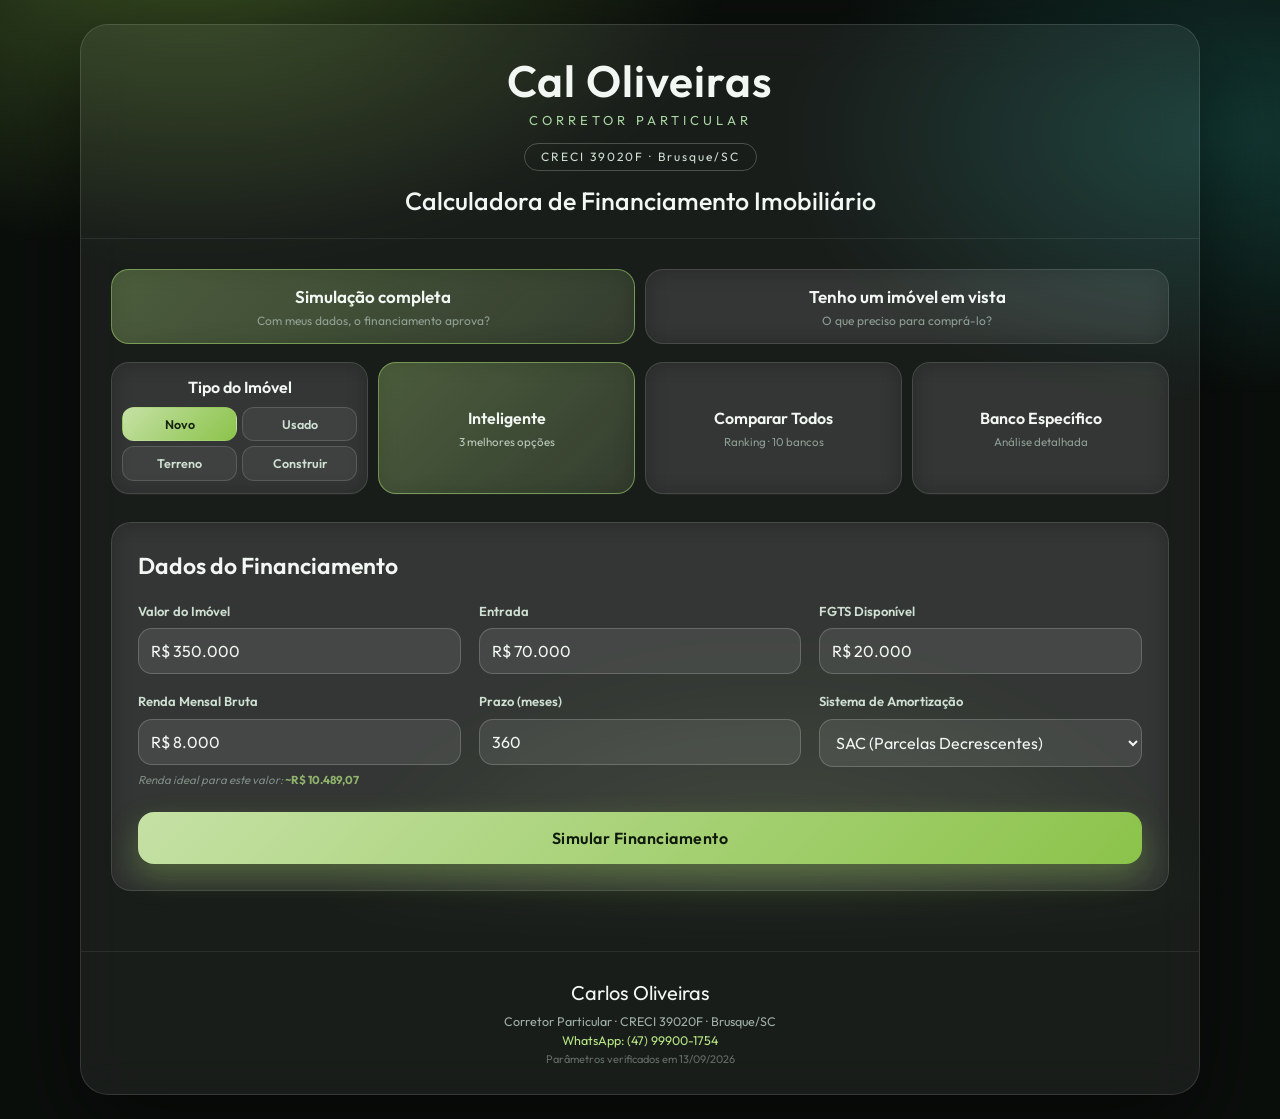
<file: index.html>
<!DOCTYPE html>
<html lang="pt-BR">
<head>
    <meta charset="UTF-8">
    <meta name="viewport" content="width=device-width, initial-scale=1.0">
    <title>CALc · Simulador de Financiamento — Cal Oliveiras</title>
    <link rel="preconnect" href="https://fonts.googleapis.com">
    <link rel="preconnect" href="https://fonts.gstatic.com" crossorigin>
    <link href="https://fonts.googleapis.com/css2?family=Outfit:wght@300;400;500;600;700;800&display=swap" rel="stylesheet">
    <link rel="stylesheet" href="estilo.css">

    <!-- Marca CALc: icone na tela inicial do celular, favicon e cor do app -->
    <link rel="icon" href="marca/favicon.ico" sizes="any">
    <link rel="icon" type="image/png" sizes="32x32" href="marca/icone-32.png">
    <link rel="apple-touch-icon" sizes="180x180" href="marca/icone-180.png">
    <link rel="manifest" href="manifest.webmanifest">
    <meta name="theme-color" content="#0B0F0C">
    <meta name="apple-mobile-web-app-title" content="CALc">
    <meta name="application-name" content="CALc">
    <meta name="apple-mobile-web-app-capable" content="yes">
    <meta name="apple-mobile-web-app-status-bar-style" content="black-translucent">

    <!-- Compartilhamento (WhatsApp, Instagram, Facebook) -->
    <meta property="og:type" content="website">
    <meta property="og:title" content="CALc — Simulador de Financiamento Imobiliário">
    <meta property="og:description" content="Descubra a entrada, a renda necessária e os custos para comprar o imóvel que você tem em vista.">
    <meta property="og:image" content="https://simule-aqui.netlify.app/marca/logo-512.png">
    <meta property="og:locale" content="pt_BR">
    <meta name="twitter:card" content="summary_large_image">
</head>
<body>
    <div class="container">
        <div class="header">
            <div class="logo-name">Cal Oliveiras</div>
            <div class="logo-sub">Corretor Particular</div>
            <span class="logo-creci">CRECI 39020F · Brusque/SC</span>
            <h1>Calculadora de Financiamento Imobiliário</h1>
        </div>

        <div class="content">
            <div class="objetivo-toggle no-print" id="objetivoToggle">
                <div class="objetivo-option active" data-objetivo="completo">
                    <h3>Simulação completa</h3>
                    <p>Com meus dados, o financiamento aprova?</p>
                </div>
                <div class="objetivo-option" data-objetivo="imovel">
                    <h3>Tenho um imóvel em vista</h3>
                    <p>O que preciso para comprá-lo?</p>
                </div>
            </div>

            <div id="modoImovel" style="display:none;">
                <div class="form-section">
                    <h3>Qual imóvel você tem em vista?</h3>
                    <div class="form-grid">
                        <div class="form-group">
                            <label>Tipo</label>
                            <div class="tipo-toggle vi-tipo-toggle" id="viTipoToggle">
                                <div class="tipo-option vi-tipo-option active" data-vitipo="novo">Novo</div>
                                <div class="tipo-option vi-tipo-option" data-vitipo="usado">Usado</div>
                                <div class="tipo-option vi-tipo-option" data-vitipo="terreno">Terreno</div>
                                <div class="tipo-option vi-tipo-option" data-vitipo="construir">Construir</div>
                            </div>
                        </div>
                        <div class="form-group">
                            <label id="viLabelValor">Valor do Imóvel</label>
                            <input type="text" id="viValor" inputmode="numeric" placeholder="R$ 500.000">
                        </div>
                    </div>
                    <button class="btn" onclick="simularImovelEmVista()">Ver o que preciso para comprar</button>
                </div>
            </div>

            <div id="modoCompleto">
            <div class="mode-selector">
                <div class="tipo-box">
                    <div class="tipo-box-title">Tipo do Imóvel</div>
                    <div class="tipo-toggle" id="tipoToggle">
                        <div class="tipo-option active" data-tipo="novo">Novo</div>
                        <div class="tipo-option" data-tipo="usado">Usado</div>
                        <div class="tipo-option" data-tipo="terreno">Terreno</div>
                        <div class="tipo-option" data-tipo="construir">Construir</div>
                    </div>
                </div>
                <div class="mode-btn active" data-mode="inteligente">
                    <h3>Inteligente</h3>
                    <p>3 melhores opções</p>
                </div>
                <div class="mode-btn" data-mode="todos">
                    <h3>Comparar Todos</h3>
                    <p>Ranking · 10 bancos</p>
                </div>
                <div class="mode-btn" data-mode="especifico">
                    <h3>Banco Específico</h3>
                    <p>Análise detalhada</p>
                </div>
            </div>

            <div class="form-section">
                <h3>Dados do Financiamento</h3>
                <div class="form-grid">
                    <div class="form-group">
                        <label id="labelValor">Valor do Imóvel</label>
                        <input type="text" id="valorImovel" inputmode="numeric" placeholder="R$ 350.000" value="R$ 350.000">
                    </div>
                    <div class="form-group">
                        <label>Entrada</label>
                        <input type="text" id="entrada" inputmode="numeric" placeholder="R$ 70.000" value="R$ 70.000">
                    </div>
                    <div class="form-group">
                        <label>FGTS Disponível</label>
                        <input type="text" id="fgts" inputmode="numeric" placeholder="R$ 20.000" value="R$ 20.000">
                    </div>
                    <div class="form-group">
                        <label>Renda Mensal Bruta</label>
                        <input type="text" id="renda" inputmode="numeric" placeholder="R$ 8.000" value="R$ 8.000">
                        <small id="rendaIdeal" class="renda-hint"></small>
                    </div>
                    <div class="form-group">
                        <label>Prazo (meses)</label>
                        <input type="number" id="prazo" placeholder="360" value="360">
                    </div>
                    <div class="form-group">
                        <label>Sistema de Amortização</label>
                        <select id="sistema">
                            <option value="SAC">SAC (Parcelas Decrescentes)</option>
                            <option value="PRICE">PRICE (Parcelas Fixas)</option>
                        </select>
                    </div>
                </div>

                <div id="bancoEspecificoContainer" style="display: none; margin-top: 18px;">
                    <div class="form-group">
                        <label>Selecione o Banco</label>
                        <select id="bancoEspecifico">
                            <option value="">-- Escolha um banco --</option>
                            <option value="CAIXA">Caixa Econômica Federal</option>
                            <option value="BB">Banco do Brasil</option>
                            <option value="ITAU">Itaú Unibanco</option>
                            <option value="SANTANDER">Santander</option>
                            <option value="BRADESCO">Bradesco</option>
                            <option value="INTER">Banco Inter</option>
                            <option value="SICREDI">Sicredi</option>
                            <option value="SICOOB">Sicoob</option>
                            <option value="VIACREDI">Viacredi (Ailos)</option>
                            <option value="BRB">BRB - Banco de Brasília</option>
                        </select>
                    </div>
                </div>

                <button class="btn" onclick="calcular()">Simular Financiamento</button>
            </div>
            </div><!-- /modoCompleto -->

            <div id="results" class="results"></div>
        </div>

        <div class="footer">
            <span class="nome">Carlos Oliveiras</span>
            Corretor Particular · CRECI 39020F · Brusque/SC<br>
            <a href="https://wa.me/5547999001754" target="_blank">WhatsApp: (47) 99900-1754</a><br>
            <span style="font-size:11px; opacity:.55;">Parâmetros verificados em <span id="dataVerificacao"></span></span>
        </div>
    </div>

    <!-- ===== MODAL DE LIBERAÇÃO (LEAD) ===== -->
    <div class="modal-overlay" id="leadModal">
        <div class="modal-box">
            <span class="modal-tag">Falta só um passo</span>
            <h3 id="leadModalTitulo">Sua simulação está pronta!</h3>
            <p id="leadModalTexto">Informe seu <strong>nome</strong> e <strong>WhatsApp</strong> para liberar o resultado. O Cal usa esses dados para te ajudar a conseguir as melhores condições de financiamento.</p>
            <div class="form-group">
                <label>Seu Nome</label>
                <input type="text" id="nome" placeholder="Como você se chama?">
            </div>
            <div class="form-group" style="margin-top:14px;">
                <label>Seu WhatsApp</label>
                <input type="text" id="telefone" inputmode="numeric" placeholder="(47) 99999-9999">
            </div>
            <div class="modal-error" id="leadError"></div>
            <button class="btn" style="margin-top:18px;" onclick="liberarSimulacao()" id="leadModalBtn">Ver minha simulação</button>
            <button class="modal-cancel" onclick="fecharLeadModal()">Voltar e revisar os dados</button>
            <p class="modal-privacy">Seus dados são usados apenas pelo Cal para te atender (WhatsApp e sistema de atendimento dele). Não são vendidos nem repassados a terceiros.</p>
        </div>
    </div>

    <!-- Parâmetros (taxas, MCMV, terreno) vêm de um arquivo único, compartilhado
         com a ferramenta Poder de Compra e atualizado pelo robô semanal. -->
    <script src="params.js"></script>

    <script>
        let modoAtual = 'inteligente';
        let tipoImovel = 'novo';
        let ultimaSimulacao = null;
        let leadCapturado = false;
        const resultadosCache = {};

        /* ============ MÁSCARA DE MOEDA (corrigida) ============ */
        // Aceita apenas dígitos, formata em R$ com separador de milhar,
        // cursor sempre no final, sem comportamento errático.
        function aplicarMascaraDinheiro(input) {
            let digitos = input.value.replace(/\D/g, '');
            digitos = digitos.replace(/^0+/, '');
            if (digitos === '') { input.value = ''; return; }
            const numero = parseInt(digitos, 10);
            input.value = 'R$ ' + numero.toLocaleString('pt-BR');
        }

        function removerMascara(valor) {
            if (!valor) return 0;
            const digitos = valor.toString().replace(/\D/g, '');
            return digitos === '' ? 0 : parseInt(digitos, 10);
        }

        ['valorImovel', 'entrada', 'fgts', 'renda'].forEach(id => {
            const el = document.getElementById(id);
            el.addEventListener('input', function () { aplicarMascaraDinheiro(this); atualizarRendaIdeal(); });
        });
        ['prazo', 'sistema'].forEach(id => {
            document.getElementById(id).addEventListener('input', atualizarRendaIdeal);
            document.getElementById(id).addEventListener('change', atualizarRendaIdeal);
        });

        // Mostra, de forma discreta, a renda ideal para a parcela caber em 30% da renda
        // (taxa de referência: Caixa 11,19% / terreno 12,73%). Atualiza ao vivo.
        function atualizarRendaIdeal() {
            const el = document.getElementById('rendaIdeal');
            if (!el) return;
            const valor = removerMascara(document.getElementById('valorImovel').value);
            if (valor <= 0) { el.innerHTML = ''; return; }
            const entrada = removerMascara(document.getElementById('entrada').value);
            const fgts = removerMascara(document.getElementById('fgts').value);
            let prazo = parseInt(document.getElementById('prazo').value) || 360;
            const sistema = document.getElementById('sistema').value;

            const ehTerreno = tipoImovel === 'terreno';
            if (ehTerreno && prazo > TERRENO.prazoMax) prazo = TERRENO.prazoMax;
            const entradaTotal = ehTerreno ? entrada : entrada + fgts;
            const vf = valor - entradaTotal;
            if (vf <= 0) { el.innerHTML = 'Entrada cobre o valor — sem financiamento.'; return; }

            const taxaRef = (ehTerreno ? TERRENO.taxaNominal : 11.19) / 100 / 12;
            const parcela = parcelaInicialDe(vf, prazo, taxaRef, sistema);
            const rendaIdeal = parcela / 0.30;
            el.innerHTML = 'Renda ideal para este valor: <strong>~R$ ' + formatMoney(rendaIdeal) + '</strong>';
        }
        atualizarRendaIdeal(); // cálculo inicial ao carregar

        /* ============ MÁSCARA DE TELEFONE ============ */
        function aplicarMascaraTelefone(input) {
            let d = input.value.replace(/\D/g, '').slice(0, 11);
            if (d.length === 0) { input.value = ''; return; }
            if (d.length <= 2) input.value = '(' + d;
            else if (d.length <= 6) input.value = '(' + d.slice(0, 2) + ') ' + d.slice(2);
            else if (d.length <= 10) input.value = '(' + d.slice(0, 2) + ') ' + d.slice(2, 6) + '-' + d.slice(6);
            else input.value = '(' + d.slice(0, 2) + ') ' + d.slice(2, 7) + '-' + d.slice(7);
        }
        document.getElementById('telefone').addEventListener('input', function () { aplicarMascaraTelefone(this); });

        /* ============ TOGGLE NOVO / USADO ============ */
        document.querySelectorAll('.tipo-option').forEach(opt => {
            opt.addEventListener('click', function () {
                document.querySelectorAll('.tipo-option').forEach(o => o.classList.remove('active'));
                this.classList.add('active');
                tipoImovel = this.dataset.tipo;
                const lbl = document.getElementById('labelValor');
                if (lbl) {
                    lbl.textContent = tipoImovel === 'terreno' ? 'Valor do Terreno'
                        : tipoImovel === 'construir' ? 'Valor total (terreno + obra)'
                        : 'Valor do Imóvel';
                }
                atualizarRendaIdeal();
            });
        });

        /* ============ SELETOR DE MODO ============ */
        document.querySelectorAll('.mode-btn').forEach(btn => {
            btn.addEventListener('click', function () {
                document.querySelectorAll('.mode-btn').forEach(b => b.classList.remove('active'));
                this.classList.add('active');
                modoAtual = this.dataset.mode;
                document.getElementById('bancoEspecificoContainer').style.display =
                    (modoAtual === 'especifico') ? 'block' : 'none';
            });
        });

        /* ============ MCMV ============ */
        function avaliarMCMV(renda, valorImovel, tipo) {
            // Retorna a faixa elegível (a primeira em que renda e teto cabem), ou null.
            // Em 2026 o MCMV aceita imóvel novo e usado em todas as faixas.
            for (const f of MCMV_FAIXAS) {
                if (renda <= f.rendaMax && valorImovel <= f.tetoImovel) {
                    return f;
                }
            }
            return null;
        }

        function renderMCMVBanner(renda, valorImovel, tipo) {
            // Terreno (lote urbanizado) tem banner próprio: regras diferentes, sem MCMV
            if (tipo === 'terreno') {
                const s = ultimaSimulacao || {};
                let avisos = '';
                let temAvisos = false;
                if ((s.fgts || 0) > 0) {
                    temAvisos = true;
                    avisos += '<p><strong>Atenção:</strong> o FGTS informado (R$ ' + formatMoney(s.fgts) + ') <strong>não entrou</strong> na conta — a lei não permite usar FGTS para comprar terreno isolado.</p>';
                }
                if (s.prazoAjustado) {
                    temAvisos = true;
                    avisos += '<p><strong>Prazo ajustado:</strong> o máximo para terreno é <strong>240 meses (20 anos)</strong> — a simulação já usa esse limite.</p>';
                }
                const conteudo =
                    '<span class="faixa-tag">Terreno · Lote Urbanizado</span>' +
                    '<p>Cota varia por banco: <strong>Caixa e Sicoob até 80%</strong>, <strong>Bradesco 70%</strong> · Prazo máx.: <strong>20 anos</strong> · <strong>Sem FGTS</strong> · Fora do MCMV · Sistema <strong>SAC/TR</strong> · Juros ~<strong>12,73% a.a.</strong> (ref. Caixa). Cooperativas (Viacredi/Ailos, Sicredi) também operam terreno.</p>' +
                    avisos +
                    '<p><strong>Dica do Cal:</strong> comprando <strong>terreno + construção</strong> num contrato único, você volta a financiar até 80% do total, usar FGTS e pode até enquadrar no MCMV.</p>';
                return colapsavel('Terreno — regras da modalidade' + (temAvisos ? ' <em>(avisos importantes)</em>' : ''), conteudo, temAvisos);
            }

            // Terreno + Construção (inclui construção em terreno próprio)
            if (tipo === 'construir') {
                const conteudo =
                    '<span class="faixa-tag">Terreno + Construção</span>' +
                    '<p>Financia até <strong>80% do total</strong> (terreno + obra) · <strong>Pode usar FGTS</strong> · Prazo até <strong>35 anos</strong> · Pode enquadrar no <strong>MCMV</strong>.</p>' +
                    '<p><strong>Já tem o terreno?</strong> O valor dele conta como entrada — some ao campo "Entrada". Se o terreno vale 20% ou mais do total, dá para financiar 100% da obra.</p>';
                let html = colapsavel('Terreno + Construção — como funciona', conteudo, false);
                const fx = avaliarMCMV(renda, valorImovel, tipo);
                if (fx) {
                    html += '<div class="mcmv-banner ' + (fx.faixa === 4 ? 'destaque-f4' : '') + '">' +
                        '<span class="faixa-tag">MCMV · Faixa ' + fx.faixa + '</span>' +
                        '<h4>E ainda pode entrar no Minha Casa Minha Vida</h4>' +
                        '<p><strong>Renda até R$ ' + formatMoney(fx.rendaMax) + '/mês</strong> · Teto R$ ' + formatMoney(fx.tetoImovel) + ' · ' + fx.subsidio + '</p>' +
                        '</div>';
                }
                return html;
            }

            const faixa = avaliarMCMV(renda, valorImovel, tipo);

            if (!faixa) {
                let motivo;
                if (valorImovel > 600000) {
                    motivo = 'O valor do imóvel (R$ ' + formatMoney(valorImovel) + ') está acima do teto do MCMV (R$ 600.000 na Faixa 4).';
                } else {
                    motivo = 'Com a renda informada (R$ ' + formatMoney(renda) + ') o financiamento segue pelas regras SFH/SBPE, fora do programa MCMV.';
                }
                return '<div class="mcmv-banner indisponivel">' +
                    '<h4>MCMV — Minha Casa Minha Vida</h4>' +
                    '<p>' + motivo + ' Mesmo assim, há boas condições nas carteiras tradicionais abaixo.</p>' +
                    '</div>';
            }

            const destaqueF4 = faixa.faixa === 4;
            let extra = '';
            if (destaqueF4) {
                extra = '<p style="margin-top:10px;"><strong>Novidade 2026:</strong> a Faixa 4 incluiu a <strong>classe média</strong> no programa — renda até R$ 13.000 e imóveis de até R$ 600.000 com taxas reduzidas.</p>';
            }

            return '<div class="mcmv-banner ' + (destaqueF4 ? 'destaque-f4' : '') + '">' +
                '<span class="faixa-tag">MCMV · Faixa ' + faixa.faixa + '</span>' +
                '<h4>Você se enquadra no Minha Casa Minha Vida</h4>' +
                '<p><strong>Renda até R$ ' + formatMoney(faixa.rendaMax) + '/mês</strong> · ' +
                'Teto do imóvel: <strong>R$ ' + formatMoney(faixa.tetoImovel) + '</strong><br>' +
                faixa.subsidio + ' · Imóvel <strong>' + (tipo === 'novo' ? 'novo' : 'usado') + '</strong></p>' +
                extra +
                '</div>';
        }

        /* ============ GATE DE LEAD + CÁLCULO PRINCIPAL ============ */
        // Clique em "Simular": valida os dados e, se o lead ainda não foi informado,
        // abre o modal exigindo nome e WhatsApp antes de liberar o resultado.
        function calcular() {
            const valorImovel = removerMascara(document.getElementById('valorImovel').value);
            const renda = removerMascara(document.getElementById('renda').value);

            if (valorImovel <= 0 || renda <= 0) {
                alert('Por favor, preencha ao menos o valor do imóvel e a renda!');
                return;
            }
            if (modoAtual === 'especifico' && !document.getElementById('bancoEspecifico').value) {
                alert('Por favor, selecione um banco!');
                return;
            }

            if (!leadCapturado) {
                abrirLeadModal();
                return;
            }
            executarSimulacao();
        }

        function abrirLeadModal(ctx) {
            contextoLead = ctx || 'simulacao';
            const plano = contextoLead === 'plano';
            document.getElementById('leadModalTitulo').textContent = plano ? 'Vamos traçar o seu plano' : 'Sua simulação está pronta!';
            document.getElementById('leadModalTexto').innerHTML = plano
                ? 'Deixe seu <strong>nome</strong> e <strong>WhatsApp</strong>. O Cal recebe a sua simulação e te chama para montar o caminho até este imóvel — sem compromisso.'
                : 'Informe seu <strong>nome</strong> e <strong>WhatsApp</strong> para liberar o resultado. O Cal usa esses dados para te ajudar a conseguir as melhores condições de financiamento.';
            document.getElementById('leadModalBtn').textContent = plano ? 'Quero meu plano' : 'Ver minha simulação';
            document.getElementById('leadError').textContent = '';
            document.getElementById('leadModal').classList.add('active');
            document.getElementById('nome').focus();
        }

        function fecharLeadModal() {
            document.getElementById('leadModal').classList.remove('active');
        }

        // Valida nome + WhatsApp e libera a visualização da simulação
        function liberarSimulacao() {
            const nome = document.getElementById('nome').value.trim();
            const telDigitos = document.getElementById('telefone').value.replace(/\D/g, '');
            const erro = document.getElementById('leadError');

            if (nome.length < 2) {
                erro.textContent = 'Por favor, informe seu nome.';
                document.getElementById('nome').focus();
                return;
            }
            if (telDigitos.length < 10) {
                erro.textContent = 'Informe um WhatsApp válido com DDD, ex: (47) 99999-9999.';
                document.getElementById('telefone').focus();
                return;
            }

            erro.textContent = '';
            leadCapturado = true;
            fecharLeadModal();
            if (contextoLead === 'plano') { concluirPlanoDoCal(); return; }
            executarSimulacao();
            enviarLeadParaCRM();
            document.getElementById('results').scrollIntoView({ behavior: 'smooth' });
        }

        // Envia o lead + diagnóstico da simulação para o CRM (em segundo plano).
        // Passa por uma função serverless do Netlify, que repassa ao backend do CRM
        // (sem CORS e sem expor o endereço do CRM no código do site).
        function enviarLeadParaCRM() {
            if (!ultimaSimulacao) return;
            const s = ultimaSimulacao;
            const nome = document.getElementById('nome').value.trim();
            const telefone = document.getElementById('telefone').value.trim();
            const entradaTotal = s.entrada + s.fgts;

            const resultados = simularTodosBancos(s.valorImovel, entradaTotal, s.renda, s.prazo, s.sistema);
            const aprovados = resultados.filter(r => r.aprovado);
            const algumAprovado = aprovados.length > 0;
            const melhor = algumAprovado ? aprovados[0] : resultados[0];
            const anos = Number.isInteger(s.prazo / 12) ? (s.prazo / 12) + ' anos' : s.prazo + ' meses';

            let diagnostico;
            if (algumAprovado) {
                diagnostico = 'RESULTADO: APROVADO\n' +
                    'Melhor opcao: ' + melhor.banco.nome + ' — 1a parcela R$ ' + formatMoney(melhor.parcelaInicial) +
                    ' | financiado R$ ' + formatMoney(melhor.valorFinanciado) +
                    ' | comprometimento ' + melhor.comprometimento.toFixed(1) + '%\n' +
                    'Bancos aprovados: ' + aprovados.map(a => a.banco.nome).join(', ');
            } else {
                const motivo = (melhor.motivos && melhor.motivos[0]) ? melhor.motivos[0] : 'criterios nao atendidos';
                diagnostico = 'RESULTADO: NAO aprovado automaticamente\n' +
                    'Melhor tentativa: ' + melhor.banco.nome + ' — parcela R$ ' + formatMoney(melhor.parcelaInicial) +
                    ' (comprometimento ' + melhor.comprometimento.toFixed(1) + '%)\n' +
                    'Motivo principal: ' + motivo + '\n' +
                    'Angulo de abordagem: ajustar entrada, prazo, banco ou buscar imovel que encaixe no orcamento/MCMV';
            }

            const observacoes =
                'SIMULACAO (via calculadora)\n' +
                'Imovel: ' + nomeTipo(s.tipo) + ' · R$ ' + formatMoney(s.valorImovel) + '\n' +
                'Entrada: R$ ' + formatMoney(s.entrada) + ' | FGTS: R$ ' + formatMoney(s.fgts) + '\n' +
                'Renda: R$ ' + formatMoney(s.renda) + ' | Prazo: ' + anos + ' | Sistema: ' + s.sistema + '\n\n' +
                diagnostico +
                (linhaImovelRef() ? '\n' + linhaImovelRef() : '') +
                (linhaCampanha() ? '\n' + linhaCampanha() : '');

            const payload = {
                nome: nome,
                telefone: telefone,
                origem: 'Calculadora de Financiamento',
                tipoInteresse: s.tipo === 'terreno' ? 'Financiamento - Terreno' : s.tipo === 'construir' ? 'Financiamento - Terreno + Construcao' : 'Financiamento - Imovel ' + nomeTipo(s.tipo),
                orcamento: s.valorImovel,
                funil: 'Novo Lead',
                temperatura: algumAprovado ? 'Quente' : 'Morno',
                observacoes: observacoes
            };

            // Fire-and-forget: nunca bloqueia nem atrapalha o usuario.
            fetch('/.netlify/functions/enviar-lead', {
                method: 'POST',
                headers: { 'Content-Type': 'application/json' },
                body: JSON.stringify(payload)
            }).catch(function () { /* silencioso */ });
        }

        function executarSimulacao() {
            const valorImovel = removerMascara(document.getElementById('valorImovel').value);
            const entrada = removerMascara(document.getElementById('entrada').value);
            const fgts = removerMascara(document.getElementById('fgts').value);
            const renda = removerMascara(document.getElementById('renda').value);
            let prazo = parseInt(document.getElementById('prazo').value) || 360;
            const sistema = document.getElementById('sistema').value;

            // Terreno (lote urbanizado): FGTS não pode compor a entrada e o prazo
            // máximo é 240 meses — ajustamos automaticamente e avisamos no banner.
            let prazoAjustado = false;
            if (tipoImovel === 'terreno' && prazo > TERRENO.prazoMax) {
                prazo = TERRENO.prazoMax;
                document.getElementById('prazo').value = String(prazo);
                prazoAjustado = true;
            }
            const entradaTotal = tipoImovel === 'terreno' ? entrada : entrada + fgts;

            ultimaSimulacao = { valorImovel, entrada, fgts, renda, prazo, sistema, tipo: tipoImovel, prazoAjustado };

            let corpo = renderMCMVBanner(renda, valorImovel, tipoImovel);

            if (modoAtual === 'inteligente') {
                corpo += calcularInteligente(valorImovel, entradaTotal, renda, prazo, sistema);
            } else if (modoAtual === 'todos') {
                corpo += calcularTodos(valorImovel, entradaTotal, renda, prazo, sistema);
            } else {
                const r = calcularEspecifico(valorImovel, entradaTotal, renda, prazo, sistema);
                if (r === null) return;
                corpo += r;
            }

            // Botão de impressão/PDF + resumo (aparece no PDF) + rodapé com a identidade
            const nomeCli = (document.getElementById('nome').value || '').trim();
            const hoje = new Date().toLocaleDateString('pt-BR');
            const anosTxt = Number.isInteger(prazo / 12) ? (prazo / 12) + ' anos' : prazo + ' meses';

            let html = '<div class="acoes-topo no-print"><button class="btn-imprimir" onclick="window.print()">Baixar / Imprimir em PDF</button></div>';
            html += '<div class="resumo-sim">' +
                '<div class="resumo-titulo">Simulação de Financiamento' + (nomeCli ? ' · ' + nomeCli : '') + ' · ' + hoje + '</div>' +
                '<div class="resumo-linha">' + nomeTipo(tipoImovel) + ' · Valor ' +
                (tipoImovel === 'construir' ? '(terreno+obra) ' : '') + 'R$ ' + formatMoney(valorImovel) +
                ' · Entrada R$ ' + formatMoney(entrada) + (fgts > 0 ? ' + FGTS R$ ' + formatMoney(fgts) : '') +
                ' · Renda R$ ' + formatMoney(renda) + ' · Prazo ' + anosTxt + ' · ' + sistema + '</div>' +
                '</div>';
            html += corpo;
            html += '<div class="print-rodape print-only"><strong>Carlos Oliveiras</strong> · Corretor Particular · CRECI 39020F · Brusque/SC · WhatsApp (47) 99900-1754<br>Este documento é uma simulação de referência, calculada com critérios públicos e parâmetros médios de mercado. Os valores definitivos — taxas, prazos, cota e a documentação exigida — só podem ser confirmados diretamente com a instituição financeira escolhida, após análise de crédito e avaliação do imóvel. Faça contato direto para uma condução pontual da sua situação.</div>';

            document.getElementById('results').innerHTML = html;
        }

        function disclaimerHTML() {
            const conteudo =
                '<p>Esta simulação utiliza os <strong>critérios máximos públicos</strong> de cada banco para ' +
                (tipoImovel === 'terreno' ? '<strong>terreno (lote urbanizado)</strong>' : tipoImovel === 'construir' ? '<strong>terreno + construção</strong>' : 'imóvel <strong>' + (tipoImovel === 'novo' ? 'novo' : 'usado') + '</strong>') + '. Na prática, o percentual aprovado pode ser menor conforme:</p>' +
                '<ul>' +
                '<li><strong>Score de crédito</strong> e histórico de pagamentos</li>' +
                '<li><strong>Relacionamento bancário</strong> e movimentação financeira</li>' +
                '<li><strong>Dívidas existentes</strong> e outros compromissos</li>' +
                '<li><strong>Perfil de risco</strong> avaliado por cada instituição</li>' +
                '</ul>' +
                '<p><strong>Recomendação:</strong> use como referência inicial e confirme as condições reais diretamente com o Cal.</p>';
            return colapsavel('Leia antes de consultar os bancos', conteudo, false);
        }

        function calcularInteligente(valorImovel, entradaTotal, renda, prazo, sistema) {
            const resultados = simularTodosBancos(valorImovel, entradaTotal, renda, prazo, sistema);
            const aprovados = resultados.filter(r => r.aprovado).slice(0, 3);

            let html = disclaimerHTML();
            html += '<h2 class="results-title">As 3 melhores opções para você</h2>';

            if (aprovados.length === 0) {
                html += '<div class="bank-card rejected"><div class="bank-name">Nenhum banco aprovou com as condições informadas</div>';
                html += '<p style="margin-top:10px;color:var(--cinza);">Veja os motivos abaixo e ajuste sua simulação.</p></div>';
                resultados.slice(0, 3).forEach(res => {
                    html += renderBankCard(res, valorImovel, entradaTotal, renda, prazo, sistema, true);
                });
            } else {
                aprovados.forEach(res => {
                    html += renderBankCard(res, valorImovel, entradaTotal, renda, prazo, sistema, false);
                });
                html += renderDicasMelhoria(aprovados[0], valorImovel, entradaTotal, renda, prazo, sistema);
            }
            return html;
        }

        function calcularTodos(valorImovel, entradaTotal, renda, prazo, sistema) {
            const resultados = simularTodosBancos(valorImovel, entradaTotal, renda, prazo, sistema);
            let html = disclaimerHTML();
            html += '<h2 class="results-title">Ranking completo — 10 bancos</h2>';
            resultados.forEach(res => {
                html += renderBankCard(res, valorImovel, entradaTotal, renda, prazo, sistema, true);
            });
            const apsTodos = resultados.filter(r => r.aprovado);
            if (apsTodos.length > 0) {
                html += renderDicasMelhoria(apsTodos[0], valorImovel, entradaTotal, renda, prazo, sistema);
            }
            return html;
        }

        function calcularEspecifico(valorImovel, entradaTotal, renda, prazo, sistema) {
            const bancoSelecionado = document.getElementById('bancoEspecifico').value;
            if (!bancoSelecionado) { alert('Por favor, selecione um banco!'); return null; }
            const resultado = simularBanco(bancoSelecionado, valorImovel, entradaTotal, renda, prazo, sistema);
            let html = disclaimerHTML();
            html += '<h2 class="results-title">Análise detalhada</h2>';
            html += renderBankCard(resultado, valorImovel, entradaTotal, renda, prazo, sistema, true);
            if (resultado.aprovado) {
                html += renderDicasMelhoria(resultado, valorImovel, entradaTotal, renda, prazo, sistema);
            }
            return html;
        }

        function simularTodosBancos(valorImovel, entradaTotal, renda, prazo, sistema) {
            const resultados = [];
            for (const codigo of Object.keys(BANCOS)) {
                resultados.push(simularBanco(codigo, valorImovel, entradaTotal, renda, prazo, sistema));
            }
            return resultados.sort((a, b) => {
                if (a.aprovado && !b.aprovado) return -1;
                if (!a.aprovado && b.aprovado) return 1;
                if (a.aprovado && b.aprovado) return a.parcelaInicial - b.parcelaInicial;
                return a.banco.taxa - b.banco.taxa;
            });
        }

        function simularBanco(codigo, valorImovel, entradaTotal, renda, prazo, sistema) {
            const banco = BANCOS[codigo];
            const ehTerreno = tipoImovel === 'terreno';

            // Parâmetros efetivos conforme o tipo (terreno tem regras próprias)
            let ltv, prazoMaxEfetivo, limiteEfetivo;
            if (ehTerreno) {
                ltv = banco.terrenoLtv || TERRENO.ltv;
                prazoMaxEfetivo = TERRENO.prazoMax;
                limiteEfetivo = TERRENO.limiteMax;
            } else if (tipoImovel === 'construir') {
                ltv = 80; // terreno + construção: até 80% do total (terreno + obra)
                prazoMaxEfetivo = banco.prazoMax;
                limiteEfetivo = banco.limiteMax;
            } else {
                ltv = (tipoImovel === 'novo') ? banco.ltvNovo : banco.ltvUsado;
                prazoMaxEfetivo = banco.prazoMax;
                limiteEfetivo = banco.limiteMax;
            }

            const valorFinanciado = valorImovel - entradaTotal;
            const ltvSolicitado = (valorFinanciado / valorImovel) * 100;

            const motivos = [];
            let aprovado = true;

            if (ehTerreno && !banco.terreno) {
                aprovado = false;
                motivos.push('Terreno: condições não parametrizadas aqui para este banco — fale com o Cal (cooperativas como Viacredi/Ailos e Sicredi operam terreno via linha SFI, com parâmetros próprios)');
            }

            // Arredonda aos centavos para evitar erro de ponto flutuante na entrada-limite
            // (ex.: 1 - 70/100 = 0,30000000004, que reprovaria uma entrada exatamente mínima).
            const entradaNecessaria = Math.round(valorImovel * (1 - ltv / 100) * 100) / 100;
            if (entradaTotal < entradaNecessaria) {
                aprovado = false;
                const falta = entradaNecessaria - entradaTotal;
                motivos.push('Entrada insuficiente: você tem R$ ' + formatMoney(entradaTotal) + ', precisa de R$ ' + formatMoney(entradaNecessaria) + ' (faltam R$ ' + formatMoney(falta) + ') para ' + (ehTerreno ? 'terreno — financia até ' + ltv + '%, sem FGTS' : 'imóvel ' + tipoImovel + ' (LTV ' + ltv + '%)'));
            }

            if (valorImovel > limiteEfetivo) {
                aprovado = false;
                motivos.push('Valor do ' + (ehTerreno ? 'terreno' : 'imóvel') + ' (R$ ' + formatMoney(valorImovel) + ') excede o limite da modalidade (R$ ' + formatMoney(limiteEfetivo) + ')');
            }

            if (ehTerreno && valorFinanciado > 0 && valorFinanciado < TERRENO.valorMin) {
                aprovado = false;
                motivos.push('Valor financiado (R$ ' + formatMoney(valorFinanciado) + ') abaixo do mínimo da modalidade lote urbanizado (R$ ' + formatMoney(TERRENO.valorMin) + ')');
            }

            if (prazo > prazoMaxEfetivo) {
                aprovado = false;
                motivos.push('Prazo solicitado (' + prazo + ' meses) excede o máximo (' + prazoMaxEfetivo + ' meses' + (ehTerreno ? ' para terreno' : '') + ')');
            }

            if (banco.renda_min > 0 && renda < banco.renda_min) {
                aprovado = false;
                motivos.push('Renda (R$ ' + formatMoney(renda) + ') abaixo do mínimo exigido (R$ ' + formatMoney(banco.renda_min) + ')');
            }

            const taxaAplicada = ehTerreno ? TERRENO.taxaNominal : banco.taxa;
            const taxaMensal = taxaAplicada / 100 / 12;
            let parcelaInicial = 0, parcelaFinal = 0, totalPago = 0;

            if (valorFinanciado > 0) {
                if (sistema === 'SAC') {
                    const amortizacao = valorFinanciado / prazo;
                    parcelaInicial = amortizacao + valorFinanciado * taxaMensal;
                    parcelaFinal = amortizacao + amortizacao * taxaMensal;
                    // total = principal + juros; soma dos saldos = VF*(prazo+1)/2
                    const totalJuros = taxaMensal * valorFinanciado * (prazo + 1) / 2;
                    totalPago = valorFinanciado + totalJuros;
                } else {
                    parcelaInicial = valorFinanciado * (taxaMensal * Math.pow(1 + taxaMensal, prazo)) / (Math.pow(1 + taxaMensal, prazo) - 1);
                    parcelaFinal = parcelaInicial;
                    totalPago = parcelaInicial * prazo;
                }
            }

            const comprometimento = renda > 0 ? (parcelaInicial / renda) * 100 : 0;
            if (comprometimento > 30) {
                aprovado = false;
                motivos.push('Renda comprometida: ' + comprometimento.toFixed(1) + '% da renda (máximo 30%). Parcela: R$ ' + formatMoney(parcelaInicial));
            }

            const cetEstimado = ehTerreno ? TERRENO.cetEfetivo : banco.taxa + 1.3;

            const resultado = {
                codigo, banco, aprovado, motivos, valorFinanciado,
                parcelaInicial, parcelaFinal, totalPago, ltv, taxaAplicada,
                ltvSolicitado, comprometimento, entradaNecessaria, cetEstimado
            };
            resultadosCache[codigo] = resultado;
            return resultado;
        }

        function renderBankCard(resultado, valorImovel, entradaTotal, renda, prazo, sistema, mostrarDetalhes) {
            const { codigo, banco, aprovado, motivos, valorFinanciado, parcelaInicial, parcelaFinal, totalPago, ltv, taxaAplicada, comprometimento, entradaNecessaria, cetEstimado } = resultado;

            let html = '<div class="bank-card ' + (aprovado ? 'approved' : 'rejected') + '">';
            html += '<div class="bank-header">' +
                '<div class="bank-name">' + banco.nome + '</div>' +
                '<div class="status-badge ' + (aprovado ? 'approved' : 'rejected') + '">' + (aprovado ? 'APROVADO' : 'REPROVADO') + '</div>' +
                '</div>';

            if (aprovado) {
                // Checkbox: o usuário escolhe se esta opção entra no PDF
                html += '<label class="chk-pdf-wrap no-print"><input type="checkbox" class="chk-pdf" checked onchange="this.closest(\'.bank-card\').classList.toggle(\'nao-imprimir\', !this.checked)"> Incluir esta opção no PDF</label>';

                // Ficha da Simulação (estilo comprovante) — vai na tela e no PDF
                const labelValorImovel = tipoImovel === 'terreno' ? 'Valor do terreno' : tipoImovel === 'construir' ? 'Valor total (terreno + obra)' : 'Valor do imóvel';
                const prazoMaxExib = tipoImovel === 'terreno' ? TERRENO.prazoMax : banco.prazoMax;
                const indexador = tipoImovel === 'terreno' ? 'TR' : banco.detalhes.tipo_taxa;
                const s = ultimaSimulacao || {};
                const entradaTxt = 'R$ ' + formatMoney(entradaTotal) + ((s.fgts > 0 && tipoImovel !== 'terreno') ? ' (inclui FGTS R$ ' + formatMoney(s.fgts) + ')' : '');
                const anosEsc = Number.isInteger(prazo / 12) ? ' (' + (prazo / 12) + ' anos)' : '';

                // TELA: versão compacta (como antes)
                html += '<div class="bank-details no-print">' +
                    '<div class="detail-item"><div class="detail-label">Taxa Nominal</div><div class="detail-value">' + (taxaAplicada || banco.taxa).toFixed(2) + '% + ' + indexador + '</div></div>' +
                    '<div class="detail-item"><div class="detail-label">CET (estim.)</div><div class="detail-value">' + cetEstimado.toFixed(2) + '%</div></div>' +
                    '<div class="detail-item"><div class="detail-label">Cota máxima</div><div class="detail-value">' + ltv + '%</div></div>' +
                    '<div class="detail-item"><div class="detail-label">Financiado</div><div class="detail-value destaque">R$ ' + formatMoney(valorFinanciado) + '</div></div>' +
                    '<div class="detail-item"><div class="detail-label">1ª Parcela</div><div class="detail-value verde">R$ ' + formatMoney(parcelaInicial) + '</div></div>' +
                    '<div class="detail-item"><div class="detail-label">Última (menor)</div><div class="detail-value">R$ ' + formatMoney(parcelaFinal) + '</div></div>' +
                    '<div class="detail-item"><div class="detail-label">Prazo esc./máx.</div><div class="detail-value">' + prazo + '/' + prazoMaxExib + 'm</div></div>' +
                    '<div class="detail-item"><div class="detail-label">Comprometimento</div><div class="detail-value">' + comprometimento.toFixed(1) + '%</div></div>' +
                    '</div>';

                // PDF: ficha detalhada completa (estilo comprovante)
                html += '<table class="ficha print-only">' +
                    '<tr><td class="ficha-lbl">Modalidade</td><td class="ficha-val">' + nomeTipo(tipoImovel) + '</td></tr>' +
                    '<tr><td class="ficha-lbl">' + labelValorImovel + '</td><td class="ficha-val">R$ ' + formatMoney(valorImovel) + '</td></tr>' +
                    '<tr><td class="ficha-lbl">Valor da entrada</td><td class="ficha-val">' + entradaTxt + '</td></tr>' +
                    '<tr><td class="ficha-lbl">Cota máxima do financiamento</td><td class="ficha-val">' + ltv + '%</td></tr>' +
                    '<tr><td class="ficha-lbl">Valor financiado</td><td class="ficha-val destaque">R$ ' + formatMoney(valorFinanciado) + '</td></tr>' +
                    '<tr><td class="ficha-lbl">Prazo escolhido</td><td class="ficha-val">' + prazo + ' meses' + anosEsc + '</td></tr>' +
                    '<tr><td class="ficha-lbl">Prazo máximo</td><td class="ficha-val">' + prazoMaxExib + ' meses</td></tr>' +
                    '<tr><td class="ficha-lbl">Sistema de amortização</td><td class="ficha-val">' + sistema + ' + ' + indexador + '</td></tr>' +
                    '<tr><td class="ficha-lbl">Juros nominais</td><td class="ficha-val">' + (taxaAplicada || banco.taxa).toFixed(2) + '% a.a.</td></tr>' +
                    '<tr><td class="ficha-lbl">Juros efetivos (CET' + (tipoImovel === 'terreno' ? '' : ' estimado') + ')</td><td class="ficha-val">' + cetEstimado.toFixed(2) + '% a.a.</td></tr>' +
                    '<tr><td class="ficha-lbl">1ª prestação</td><td class="ficha-val verde">R$ ' + formatMoney(parcelaInicial) + '</td></tr>' +
                    '<tr><td class="ficha-lbl">Última prestação</td><td class="ficha-val">R$ ' + formatMoney(parcelaFinal) + '</td></tr>' +
                    '</table>';

                html += '<div class="warning-box" style="border-left-color: var(--aprovado-vivo);"><strong>Bom saber:</strong> você não precisa pagar até o fim. Amortizando ou quitando antes do prazo, você <strong>abate juros</strong> — e no SAC a parcela ainda diminui todo mês.</div>';
                html += '<div class="approval-notice no-print"><h5>Aprovação baseada em critérios públicos</h5>' +
                    '<p>O banco poderá aprovar um percentual menor que ' + ltv + '% conforme análise individual de crédito, score e histórico. Confirme o percentual real para o seu perfil.</p></div>';
                if (tipoImovel === 'terreno') {
                    html += '<div class="warning-box"><strong>Modalidade lote urbanizado:</strong> parcela calculada com taxa de referência de ~12,73% a.a. + TR (padrão Caixa). Cada banco define a sua taxa de terreno — confirme a taxa exata do banco escolhido.</div>';
                }
                html += '<button class="btn-whatsapp no-print" onclick="enviarParaCal(\'' + codigo + '\')">' +
                    '<svg viewBox="0 0 24 24"><path d="M17.5 14.4c-.3-.1-1.7-.8-1.9-.9-.3-.1-.5-.1-.7.1-.2.3-.7.9-.9 1.1-.2.2-.3.2-.6.1-1.7-.8-2.8-1.5-3.9-3.4-.3-.5.3-.5.8-1.5.1-.2 0-.4 0-.5 0-.1-.7-1.6-.9-2.2-.2-.6-.5-.5-.7-.5h-.6c-.2 0-.5.1-.8.4-.3.3-1 1-1 2.5s1.1 2.9 1.2 3.1c.1.2 2.1 3.2 5.1 4.5 1.9.8 2.6.9 3.5.8.6-.1 1.7-.7 1.9-1.4.2-.7.2-1.2.2-1.4-.1-.1-.3-.2-.6-.3M12 2a10 10 0 0 0-8.5 15.3L2 22l4.8-1.5A10 10 0 1 0 12 2z"/></svg>' +
                    'Receba mais informações</button>';
            } else {
                html += '<div class="bank-details">' +
                    '<div class="detail-item"><div class="detail-label">Taxa Nominal</div><div class="detail-value">' + (taxaAplicada || banco.taxa).toFixed(2) + '% a.a. + ' + (tipoImovel === 'terreno' ? 'TR' : banco.detalhes.tipo_taxa) + '</div></div>' +
                    '<div class="detail-item"><div class="detail-label">CET (estimado)</div><div class="detail-value">' + cetEstimado.toFixed(2) + '% a.a.</div></div>' +
                    '<div class="detail-item"><div class="detail-label">Cota máxima</div><div class="detail-value">' + ltv + '%</div></div>' +
                    '<div class="detail-item"><div class="detail-label">Prazo Máximo</div><div class="detail-value">' + (tipoImovel === 'terreno' ? TERRENO.prazoMax : banco.prazoMax) + ' meses</div></div>' +
                    '<div class="detail-item"><div class="detail-label">Limite Máximo</div><div class="detail-value">R$ ' + formatMoney(tipoImovel === 'terreno' ? TERRENO.limiteMax : banco.limiteMax) + '</div></div>' +
                    '</div>';
            }

            if (mostrarDetalhes) {
                html += '<div class="bank-info-box"><h4>SOBRE O ' + banco.nome.toUpperCase() + '</h4><ul>';
                if (banco.detalhes.taxa_mcmv) html += '<li>Taxa MCMV: ' + banco.detalhes.taxa_mcmv + '</li>';
                if (banco.detalhes.taxa_pro_cotista) html += '<li>Pró-Cotista: ' + banco.detalhes.taxa_pro_cotista + '</li>';
                if (banco.detalhes.taxa_alternativa) html += '<li>Taxa Alternativa: ' + banco.detalhes.taxa_alternativa + '</li>';
                html += '<li>MCMV: ' + banco.detalhes.mcmv_info + '</li>';
                if (banco.detalhes.ltv_pro_cotista) html += '<li>' + banco.detalhes.ltv_pro_cotista + '</li>';
                html += '<li>Diferenciais: ' + banco.detalhes.diferenciais + '</li>';
                html += '</ul></div>';

                if (banco.detalhes.aviso) {
                    html += '<div class="warning-box"><strong>ATENÇÃO:</strong> ' + banco.detalhes.aviso + '</div>';
                }
            }

            if (!aprovado && mostrarDetalhes) {
                html += '<div class="rejection-details"><h4>MOTIVOS DA REPROVAÇÃO</h4><ul>';
                motivos.forEach(m => { html += '<li>' + m + '</li>'; });
                html += '</ul></div>';

                const taxaMensalR = (taxaAplicada || banco.taxa) / 100 / 12;
                const parcelaMax = renda * 0.30;
                const limiteExib = tipoImovel === 'terreno' ? TERRENO.limiteMax : banco.limiteMax;

                html += '<div class="suggestions"><h4>COMO RESOLVER (em números)</h4><ul>';

                // Causa: entrada abaixo da cota (LTV)
                if (entradaTotal < entradaNecessaria) {
                    const faltaLtv = entradaNecessaria - entradaTotal;
                    html += '<li><strong>Entrada mínima:</strong> este banco financia até ' + ltv + '%, então a entrada precisa ser <strong>R$ ' + formatMoney(entradaNecessaria) + '</strong> — faltam <strong>R$ ' + formatMoney(faltaLtv) + '</strong>' + (tipoImovel !== 'terreno' ? ' (dá para usar FGTS)' : '') + '.</li>';
                }

                // Causa: parcela acima de 30% da renda
                if (comprometimento > 30) {
                    html += '<li><strong>Parcela adequada:</strong> para caber nos 30% da sua renda, a 1ª parcela precisa ficar em até <strong>R$ ' + formatMoney(parcelaMax) + '</strong> — hoje ela está em R$ ' + formatMoney(parcelaInicial) + '.</li>';

                    // Solução pela entrada
                    const maxVF = maxFinanciadoPara(parcelaMax, prazo, taxaMensalR, sistema);
                    const entradaCaber = valorImovel - maxVF;
                    const extra = entradaCaber - entradaTotal;
                    if (maxVF > 0 && extra > 0) {
                        html += '<li><strong>Resolvendo pela entrada:</strong> com entrada de <strong>R$ ' + formatMoney(entradaCaber) + '</strong> (mais R$ ' + formatMoney(extra) + '), o financiado cai para R$ ' + formatMoney(maxVF) + ' e a parcela entra nos 30%.</li>';
                    }

                    // Solução pelo prazo (SAC)
                    if (sistema === 'SAC') {
                        const denom = parcelaMax - valorFinanciado * taxaMensalR;
                        if (denom > 0) {
                            const prazoNec = Math.ceil(valorFinanciado / denom);
                            if (prazoNec > prazo && prazoNec <= (tipoImovel === 'terreno' ? TERRENO.prazoMax : banco.prazoMax)) {
                                html += '<li><strong>Resolvendo pelo prazo:</strong> aumentando para <strong>' + prazoNec + ' meses (' + Math.round(prazoNec / 12) + ' anos)</strong>, a parcela cabe sem aumentar a entrada.</li>';
                            }
                        }
                    }

                    // SAC não passou, mas PRICE passaria
                    if (sistema === 'SAC') {
                        const parcPrice = parcelaInicialDe(valorFinanciado, prazo, taxaMensalR, 'PRICE');
                        if (parcPrice > 0 && parcPrice <= parcelaMax) {
                            html += '<li><strong>Por que o SAC não passou e o PRICE passaria:</strong> no SAC a 1ª parcela é a <strong>maior</strong> (R$ ' + formatMoney(parcelaInicial) + '), porque os juros incidem sobre o saldo cheio e vão caindo. No <strong>PRICE</strong> a parcela é fixa e começa menor: <strong>R$ ' + formatMoney(parcPrice) + '</strong> — já dentro dos 30%. Basta trocar o sistema para PRICE e simular.</li>';
                        }
                    }

                    html += '<li>Ou <strong>componha renda</strong> com cônjuge/familiar para elevar o limite dos 30%.</li>';
                }

                // Causa: valor acima do limite da modalidade
                if (valorImovel > limiteExib) {
                    html += '<li><strong>Limite da modalidade:</strong> escolha um ' + (tipoImovel === 'terreno' ? 'terreno' : 'imóvel') + ' de até <strong>R$ ' + formatMoney(limiteExib) + '</strong>.</li>';
                }
                html += '</ul></div>';

                const alternativas = simularTodosBancos(valorImovel, entradaTotal, renda, prazo, sistema)
                    .filter(r => r.aprovado && r.codigo !== codigo).slice(0, 3);
                if (alternativas.length > 0) {
                    html += '<div class="alternatives"><h4>BANCOS QUE APROVARIAM SEU PERFIL</h4><ul>';
                    alternativas.forEach(alt => {
                        html += '<li>' + alt.banco.nome + ' (taxa ' + alt.banco.taxa.toFixed(2) + '% a.a.) — Parcela: R$ ' + formatMoney(alt.parcelaInicial) + '</li>';
                    });
                    html += '</ul></div>';
                }
            }

            html += '</div>';
            return html;
        }

        /* ============ DICAS DE MELHORIA (pós-aprovação) ============ */
        // Gera dicas personalizadas, dentro das regras dos bancos, de como o
        // usuário pode melhorar ainda mais o financiamento aprovado.
        function renderDicasMelhoria(melhor, valorImovel, entradaTotal, renda, prazo, sistema) {
            if (!melhor || !melhor.aprovado) return '';
            const s = ultimaSimulacao || { fgts: 0 };
            const taxaMensal = melhor.banco.taxa / 100 / 12;
            const dicas = [];

            // 1) Entrada maior => financia menos, paga menos juros, melhora negociação
            const pctEntrada = valorImovel > 0 ? entradaTotal / valorImovel : 0;
            if (pctEntrada < 0.3) {
                const falta = valorImovel * 0.3 - entradaTotal;
                dicas.push('<strong>Entrada:</strong> chegando a 30% de entrada (faltam R$ ' + formatMoney(falta) + '), você financia menos, paga menos juros no total e ganha força para negociar taxa melhor com o banco.');
            }

            // 2) Prazo menor => economia real de juros (estimativa SAC no melhor banco)
            if (prazo > 240 && melhor.valorFinanciado > 0) {
                const novoPrazo = prazo - 60;
                const economia = taxaMensal * melhor.valorFinanciado * ((prazo + 1) - (novoPrazo + 1)) / 2;
                dicas.push('<strong>Prazo:</strong> reduzindo de ' + Math.round(prazo / 12) + ' para ' + Math.round(novoPrazo / 12) + ' anos, a economia estimada é de <strong>R$ ' + formatMoney(economia) + '</strong> em juros no ' + melhor.banco.nome + '.');
            }

            // 3) Renda com folga => cabe prazo menor / Parcela apertada => PRICE alivia o início
            if (melhor.comprometimento < 22 && prazo > 180) {
                dicas.push('<strong>Parcela:</strong> seu comprometimento de renda está em ' + melhor.comprometimento.toFixed(1) + '% (o limite é 30%) — essa folga permite encurtar o prazo e economizar muito em juros sem apertar o orçamento.');
            } else if (melhor.comprometimento > 25 && sistema === 'SAC') {
                dicas.push('<strong>Parcela:</strong> se a primeira parcela apertar, o sistema PRICE deixa a parcela fixa e menor no início — alivia o comprometimento de ' + melhor.comprometimento.toFixed(1) + '% (o total pago, porém, é maior).');
            }

            if (tipoImovel === 'terreno') {
                // 4-T) Terreno + construção: destrava FGTS, 80% e até MCMV
                dicas.push('<strong>Terreno + construção:</strong> financiando os dois em um contrato único, você volta a financiar até <strong>80% do total</strong>, pode usar o <strong>FGTS</strong>' + ((s.fgts || 0) > 0 ? ' (os R$ ' + formatMoney(s.fgts) + ' que ficaram de fora)' : '') + ' e, dependendo do projeto, até enquadrar no <strong>MCMV</strong> — geralmente sai mais barato que comprar o lote isolado.');
                if (sistema !== 'SAC') {
                    dicas.push('<strong>Sistema:</strong> a linha de lote urbanizado da Caixa opera em <strong>SAC/TR</strong> — simule em SAC para refletir as condições reais da modalidade.');
                }
            } else {
                // 4) FGTS
                if ((s.fgts || 0) <= 0) {
                    dicas.push('<strong>FGTS:</strong> se você tem saldo de FGTS, ele pode reforçar a entrada sem mexer no bolso — e, a cada 2 anos, amortizar o saldo devedor (reduzindo prazo ou parcela).');
                } else {
                    dicas.push('<strong>FGTS:</strong> além da entrada, o FGTS pode ser usado a cada 2 anos para amortizar o saldo devedor — cada amortização reduz o prazo ou a parcela.');
                }

                // 5) Enquadramento MCMV / taxa
                const faixaDica = avaliarMCMV(renda, valorImovel, tipoImovel);
                if (faixaDica) {
                    dicas.push('<strong>Taxa:</strong> você se enquadra no <strong>MCMV Faixa ' + faixaDica.faixa + '</strong> — confirme essa linha no banco: as taxas do programa são bem menores que as de balcão.');
                } else if (renda <= 13000 && valorImovel > 600000) {
                    dicas.push('<strong>Enquadramento:</strong> com sua renda, um imóvel de até R$ 600.000,00 entraria na Faixa 4 do MCMV (taxa ~10% a.a.) — vale comparar o custo total das duas opções.');
                }
            }

            const top = dicas.slice(0, 5);
            if (top.length === 0) return '';

            let html = '<div class="dicas-box">';
            html += '<h4>Dá para melhorar ainda mais </h4>';
            html += '<p class="dicas-sub">Seu financiamento foi aprovado — e, dentro das regras dos bancos, esses ajustes deixam ele ainda mais barato:</p>';
            html += '<ul>';
            top.forEach(d => { html += '<li>' + d + '</li>'; });
            html += '</ul>';
            html += '<p class="dicas-cal">Fale com o Cal — ele monta o enquadramento ideal para o seu caso, sem custo.</p>';
            html += '</div>';
            return html;
        }

        /* ============ ENVIO PARA WHATSAPP DO CAL ============ */
        function enviarParaCal(codigo) {
            if (!ultimaSimulacao) return;
            const r = resultadosCache[codigo];
            const s = ultimaSimulacao;
            const nome = document.getElementById('nome').value.trim() || 'Não informado';
            const telefone = document.getElementById('telefone').value.trim() || 'Não informado';
            const anos = (s.prazo / 12);
            const anosTxt = Number.isInteger(anos) ? anos + ' anos' : (s.prazo + ' meses');

            const linhas = [
                'Olá Cal! Acabei de simular um financiamento:',
                '',
                'MEUS DADOS:',
                '• Nome: ' + nome,
                '• Telefone: ' + telefone,
                '',
                'IMÓVEL:',
                '• Tipo: ' + nomeTipo(s.tipo),
                '• Valor do imóvel: R$ ' + formatMoney(s.valorImovel),
                '• Entrada: R$ ' + formatMoney(s.entrada),
                '• FGTS disponível: R$ ' + formatMoney(s.fgts),
                '',
                'SIMULAÇÃO:',
                '• Renda mensal bruta: R$ ' + formatMoney(s.renda),
                '• Prazo: ' + anosTxt,
                '• Sistema: ' + s.sistema,
                '• Banco escolhido: ' + r.banco.nome,
                '',
                'RESULTADO:',
                '• Valor financiado: R$ ' + formatMoney(r.valorFinanciado),
                '• Primeira parcela: R$ ' + formatMoney(r.parcelaInicial),
                '• Última parcela: R$ ' + formatMoney(r.parcelaFinal),
                '',
                'Quero conversar sobre esse financiamento!'
            ];

            const texto = encodeURIComponent(linhas.join('\n'));
            window.open('https://wa.me/' + WHATSAPP_CAL + '?text=' + texto, '_blank');
        }

        function nomeTipo(t) {
            return t === 'novo' ? 'Novo' : t === 'usado' ? 'Usado' : t === 'construir' ? 'Terreno + Construção' : 'Terreno';
        }

        // Caixa que abre ao clicar (accordion). Só na tela — não vai pro PDF.
        function colapsavel(titulo, conteudo, aberto) {
            return '<details class="caixa-colapsavel no-print"' + (aberto ? ' open' : '') + '>' +
                '<summary>' + titulo + '</summary>' +
                '<div class="colapsavel-corpo">' + conteudo + '</div></details>';
        }

        // 1ª parcela de um financiamento (SAC ou PRICE)
        function parcelaInicialDe(vf, prazo, taxaMensal, sistema) {
            if (vf <= 0 || prazo <= 0) return 0;
            if (sistema === 'SAC') return vf / prazo + vf * taxaMensal;
            const pot = Math.pow(1 + taxaMensal, prazo);
            return vf * (taxaMensal * pot) / (pot - 1);
        }

        // Maior valor financiável para que a 1ª parcela caiba num teto (ex.: 30% da renda)
        function maxFinanciadoPara(parcelaMax, prazo, taxaMensal, sistema) {
            if (parcelaMax <= 0 || prazo <= 0) return 0;
            if (sistema === 'SAC') {
                const denom = 1 / prazo + taxaMensal;
                return denom > 0 ? parcelaMax / denom : 0;
            }
            const pot = Math.pow(1 + taxaMensal, prazo);
            return parcelaMax * (pot - 1) / (taxaMensal * pot);
        }

        function formatMoney(value) {
            if (!value && value !== 0) return '0,00';
            return parseFloat(value).toLocaleString('pt-BR', { minimumFractionDigits: 2, maximumFractionDigits: 2 });
        }

        /* ============ ORIGEM DA VISITA (UTM) + PARÂMETROS DA URL ============ */
        // Guarda a campanha de origem durante a sessão e envia junto do lead,
        // para saber qual anúncio/post trouxe cada cliente.
        const UTM_KEYS = ['utm_source', 'utm_medium', 'utm_campaign', 'utm_content', 'utm_term'];
        const origemUTM = (function () {
            const p = new URLSearchParams(location.search);
            const utm = {};
            UTM_KEYS.forEach(k => { const v = p.get(k); if (v) utm[k] = v.slice(0, 80); });
            try {
                if (Object.keys(utm).length) sessionStorage.setItem('sa_utm_calc', JSON.stringify(utm));
                else { const s = sessionStorage.getItem('sa_utm_calc'); if (s) Object.assign(utm, JSON.parse(s)); }
            } catch (e) { /* armazenamento indisponível */ }
            return utm;
        })();

        function linhaCampanha() {
            const partes = UTM_KEYS.map(k => origemUTM[k]).filter(Boolean);
            return partes.length ? 'Campanha: ' + partes.join(' / ') : '';
        }


        /* =====================================================================
           MODO "TENHO UM IMOVEL EM VISTA" — calculo reverso
           O cliente informa so o imovel; a ferramenta responde o que ele precisa
           ter (entrada, renda, custos) para comprar. Usa os mesmos parametros do
           params.js e os mesmos helpers de parcela da simulacao completa.
           ===================================================================== */
        let objetivoAtual = 'completo';   // 'completo' (simulação nos bancos) | 'imovel' (o que preciso)
        let viTipo = 'novo';
        let contextoLead = 'simulacao';   // 'simulacao' | 'plano'
        let imovelRef = { id: '', link: '' };
        let ultimoImovelEmVista = null;

        function esc(s) {
            return String(s || '').replace(/[&<>"']/g, c => ({ '&': '&amp;', '<': '&lt;', '>': '&gt;', '"': '&quot;', "'": '&#39;' }[c]));
        }

        function anosTxt(m) { return Number.isInteger(m / 12) ? (m / 12) + ' anos' : m + ' meses'; }

        function linhaImovelRef() {
            const l = [];
            if (imovelRef.id) l.push('Ref. imovel: ' + imovelRef.id);
            if (imovelRef.link) l.push('Anuncio: ' + imovelRef.link);
            return l.join('\n');
        }

        // Eventos de conversão: preparados para quando houver Pixel/Analytics instalado.
        function registrarEvento(nome, dados) {
            try {
                (window.dataLayer = window.dataLayer || []).push(Object.assign({ event: nome }, dados || {}));
                if (typeof gtag === 'function') gtag('event', nome, dados || {});
                if (typeof fbq === 'function') fbq('trackCustom', nome, dados || {});
            } catch (e) { /* silencioso */ }
        }

        /* ---------- seletor de objetivo ---------- */
        function selecionarObjetivo(obj, manterResultado) {
            objetivoAtual = obj;
            document.querySelectorAll('.objetivo-option').forEach(o => o.classList.toggle('active', o.dataset.objetivo === obj));
            document.getElementById('modoCompleto').style.display = (obj === 'completo') ? '' : 'none';
            document.getElementById('modoImovel').style.display = (obj === 'imovel') ? '' : 'none';
            if (!manterResultado) document.getElementById('results').innerHTML = '';
        }
        document.querySelectorAll('.objetivo-option').forEach(o => {
            o.addEventListener('click', function () { selecionarObjetivo(this.dataset.objetivo); });
        });

        document.querySelectorAll('.vi-tipo-option').forEach(opt => {
            opt.addEventListener('click', function () { setViTipo(this.dataset.vitipo); });
        });
        function setViTipo(t) {
            viTipo = t;
            document.querySelectorAll('.vi-tipo-option').forEach(o => o.classList.toggle('active', o.dataset.vitipo === t));
            const lbl = document.getElementById('viLabelValor');
            if (lbl) lbl.textContent = t === 'terreno' ? 'Valor do Terreno' : t === 'construir' ? 'Valor total (terreno + obra)' : 'Valor do Imóvel';
        }
        document.getElementById('viValor').addEventListener('input', function () { aplicarMascaraDinheiro(this); });
        document.getElementById('viValor').addEventListener('keydown', function (e) { if (e.key === 'Enter') simularImovelEmVista(); });

        /* ---------- motor do calculo reverso ---------- */
        // Cenários por banco válidos para este tipo/valor (cota, prazo máx. e taxa efetivos)
        function cenariosParaImovel(tipo, valor) {
            return Object.keys(BANCOS).map(c => {
                const b = BANCOS[c];
                let ltv, prazoMax, taxa, limite;
                if (tipo === 'terreno') {
                    if (!b.terreno) return null;
                    ltv = b.terrenoLtv || TERRENO.ltv; prazoMax = TERRENO.prazoMax; limite = TERRENO.limiteMax; taxa = TERRENO.taxaNominal;
                } else if (tipo === 'construir') {
                    ltv = 80; prazoMax = b.prazoMax; limite = b.limiteMax; taxa = b.taxa;
                } else {
                    ltv = (tipo === 'novo') ? b.ltvNovo : b.ltvUsado; prazoMax = b.prazoMax; limite = b.limiteMax; taxa = b.taxa;
                }
                if (valor > limite) return null;
                return { codigo: c, banco: b, ltv, prazoMax, taxa };
            }).filter(Boolean);
        }

        function calcularImovelEmVista(valor, tipo) {
            const cen = cenariosParaImovel(tipo, valor);
            if (!cen.length) return null;
            const ehTerreno = tipo === 'terreno';

            const ltvMax = Math.max.apply(null, cen.map(x => x.ltv));
            const entradaMin = Math.round(valor * (1 - ltvMax / 100));
            const vf = valor - entradaMin;
            const taxaRef = Math.min.apply(null, cen.map(x => x.taxa));          // melhor taxa entre os bancos que operam este valor
            const prazoLongo = Math.max.apply(null, cen.map(x => x.prazoMax));   // 420 meses (35 anos) ou 240 no terreno
            const prazoSac = Math.min(360, prazoLongo);
            const tm = taxaRef / 100 / 12;

            // terreno: só SAC (padrão Caixa lote urbanizado). Demais: PRICE longo = cenário mais leve; SAC 30 anos = conservador
            const parcelaLeve = ehTerreno ? parcelaInicialDe(vf, prazoLongo, tm, 'SAC') : parcelaInicialDe(vf, prazoLongo, tm, 'PRICE');
            const parcelaSac = parcelaInicialDe(vf, prazoSac, tm, 'SAC');
            const rendaLeve = parcelaLeve / COMPROMETIMENTO_MAX;
            const rendaSac = parcelaSac / COMPROMETIMENTO_MAX;

            const itbi = valor * CUSTOS_AQUISICAO.itbi / 100;
            const registro = valor * CUSTOS_AQUISICAO.registro / 100;
            const totalSaida = entradaMin + itbi + registro;

            const fgtsOk = !ehTerreno && valor <= TETO_SFH;

            // MCMV: dentro do teto? e a renda necessária com juros da Faixa 4 cabe no limite dela?
            let mcmv = null;
            if (!ehTerreno && tipo !== 'construir') {
                const f4 = MCMV_FAIXAS[MCMV_FAIXAS.length - 1];
                if (valor <= f4.tetoImovel) {
                    const entradaF4 = Math.round(valor * 0.20);
                    const vfF4 = valor - entradaF4;
                    const parcelaF4 = parcelaInicialDe(vfF4, 420, MCMV_TAXA_F4 / 100 / 12, 'PRICE');
                    const rendaF4 = parcelaF4 / COMPROMETIMENTO_MAX;
                    mcmv = { faixa: f4, entrada: entradaF4, parcela: parcelaF4, renda: rendaF4, cabe: rendaF4 <= f4.rendaMax };
                }
            }

            return { valor, tipo, ltvMax, entradaMin, vf, taxaRef, prazoLongo, prazoSac, parcelaLeve, parcelaSac, rendaLeve, rendaSac, itbi, registro, totalSaida, fgtsOk, mcmv, ehTerreno, bancos: cen.length };
        }

        function simularImovelEmVista() {
            const valor = removerMascara(document.getElementById('viValor').value);
            if (valor <= 0) { alert('Informe o valor do imóvel que você tem em vista.'); return; }
            const r = calcularImovelEmVista(valor, viTipo);
            if (!r) {
                document.getElementById('results').innerHTML =
                    '<div class="mcmv-banner indisponivel"><h4>Valor acima do que os bancos parametrizados operam</h4>' +
                    '<p>Para ' + nomeTipo(viTipo).toLowerCase() + ' de R$ ' + formatMoney(valor) + ' a condição é caso a caso. Fale direto com o Cal pelo WhatsApp.</p></div>';
                return;
            }
            r.situacao = null;
            ultimoImovelEmVista = r;
            registrarEvento('simulation_completed', { modo: 'imovel_em_vista', valor: valor, tipo: viTipo });
            document.getElementById('results').innerHTML = renderImovelEmVista(r);
            ['viEntrada', 'viFgts', 'viRenda'].forEach(id => {
                const el = document.getElementById(id);
                if (el) el.addEventListener('input', function () { aplicarMascaraDinheiro(this); avaliarSituacao(); });
            });
            document.getElementById('results').scrollIntoView({ behavior: 'smooth', block: 'start' });
        }

        function renderImovelEmVista(r) {
            const hoje = new Date().toLocaleDateString('pt-BR');
            const refTxt = imovelRef.id ? ' · ref. ' + esc(imovelRef.id) : '';

            let html = '<div class="acoes-topo no-print"><button class="btn-imprimir" onclick="window.print()">Baixar / Imprimir em PDF</button></div>';

            html += '<div class="vi-card">' +
                '<div class="vi-kicker">Imóvel em vista · ' + nomeTipo(r.tipo) + refTxt + ' · ' + hoje + '</div>' +
                '<h3 class="vi-titulo">Para comprar este ' + (r.ehTerreno ? 'terreno' : 'imóvel') + ' de <strong>R$ ' + formatMoney(r.valor) + '</strong>, você precisa de:</h3>' +
                '<div class="bank-details vi-grid">' +
                item('Entrada mínima', 'R$ ' + formatMoney(r.entradaMin), (100 - r.ltvMax) + '% do valor' + (r.fgtsOk ? ' · FGTS pode abater' : r.ehTerreno ? ' · sem FGTS' : ''), 'destaque') +
                item('Financiamento (até)', 'R$ ' + formatMoney(r.vf), 'cota máx. ' + r.ltvMax + '% · ' + r.bancos + ' banco' + (r.bancos > 1 ? 's' : '') + ' operam') +
                item('Renda familiar necessária', 'a partir de R$ ' + formatMoney(r.rendaLeve), (r.ehTerreno ? 'SAC ' : 'PRICE ') + anosTxt(r.prazoLongo) + ' · parcela ~R$ ' + formatMoney(r.parcelaLeve), 'destaque') +
                (r.ehTerreno ? '' : item('Renda com SAC em ' + anosTxt(r.prazoSac), 'R$ ' + formatMoney(r.rendaSac), '1ª parcela ~R$ ' + formatMoney(r.parcelaSac) + ' (depois cai)')) +
                item('Custos de escritura', '~R$ ' + formatMoney(r.itbi + r.registro), 'ITBI ' + CUSTOS_AQUISICAO.itbi + '% + registro ~' + CUSTOS_AQUISICAO.registro + '% · pagos à vista') +
                item('Total para "sair do zero"', 'R$ ' + formatMoney(r.totalSaida), 'entrada + custos de escritura', 'verde') +
                '</div>';

            let notas = '';
            if (r.mcmv) {
                if (r.mcmv.cabe) {
                    notas += '<p><strong>Cabe no Minha Casa Minha Vida (Faixa ' + r.mcmv.faixa.faixa + ')</strong> se a renda familiar for até R$ ' + formatMoney(r.mcmv.faixa.rendaMax) +
                        ': com juros de até ' + MCMV_TAXA_F4.toFixed(1).replace('.', ',') + '% a.a. e entrada de 20% (R$ ' + formatMoney(r.mcmv.entrada) + '), a renda necessária cai para <strong>~R$ ' + formatMoney(r.mcmv.renda) + '</strong>.</p>';
                } else {
                    notas += '<p>Está dentro do teto do MCMV (R$ ' + formatMoney(r.mcmv.faixa.tetoImovel) + '), mas a parcela pede renda acima de R$ ' + formatMoney(r.mcmv.faixa.rendaMax) + ' — para usar o programa seria preciso <strong>entrada maior</strong>.</p>';
                }
            }
            if (r.ehTerreno) notas += '<p>Terreno (lote urbanizado): financia até ' + r.ltvMax + '%, prazo máximo ' + anosTxt(TERRENO.prazoMax) + ', sistema SAC, <strong>sem uso de FGTS</strong> e fora do MCMV.</p>';
            if (r.tipo === 'construir') notas += '<p>Terreno + construção: se você já tem o terreno, o valor dele conta como entrada.</p>';
            notas += '<p class="vi-mini">Cálculo pela regra de 30% de comprometimento da renda, com a melhor taxa entre os bancos parametrizados (' + r.taxaRef.toFixed(2).replace('.', ',') + '% a.a.). Seguros e tarifas do banco não estão incluídos — a parcela real costuma ficar um pouco acima.</p>';
            html += '<div class="vi-notas">' + notas + '</div></div>';

            html += '<div class="vi-ajuste"><h4>Tenho menos renda ou menos entrada — e agora?</h4>' +
                '<p>Preencha o que você tem hoje. A resposta atualiza na hora.</p>' +
                '<div class="form-grid">' +
                '<div class="form-group"><label>Entrada que tenho</label><input type="text" id="viEntrada" inputmode="numeric" placeholder="R$ 0"></div>' +
                (r.fgtsOk ? '<div class="form-group"><label>FGTS disponível</label><input type="text" id="viFgts" inputmode="numeric" placeholder="R$ 0"></div>' : '') +
                '<div class="form-group"><label>Renda familiar bruta</label><input type="text" id="viRenda" inputmode="numeric" placeholder="R$ 0"></div>' +
                '</div><div id="viDiagnostico"></div></div>';

            html += '<div class="vi-ctas no-print">';
            if (imovelRef.link) html += '<a class="btn vi-btn-sec" href="' + esc(imovelRef.link) + '" target="_blank" rel="noopener" onclick="registrarEvento(\'property_clicked\')">Conhecer este imóvel</a>';
            html += '<button class="btn" onclick="pedirPlanoDoCal()">Quero um plano do Cal para chegar lá</button>' +
                '<button class="btn vi-btn-sec" onclick="irParaSimulacaoCompleta()">Simular o financiamento nos bancos</button>' +
                '</div>';

            html += colapsavel('Como este cálculo foi feito',
                '<p>Os valores são <strong>estimativas de referência</strong> calculadas com critérios públicos: cota máxima de financiamento de cada banco, melhor taxa parametrizada e a regra de que a parcela não pode passar de 30% da renda familiar bruta. Não incluem seguros (MIP/DFI) nem tarifas, que o banco soma à parcela.</p>' +
                '<p>Os custos de escritura (ITBI e registro) variam por município e podem ter descontos em programas habitacionais. A aprovação, a taxa e as condições finais dependem da análise de crédito de cada instituição.</p>' +
                '<p><strong>Não é proposta nem pré-aprovação.</strong> Use como ponto de partida e confirme com o Cal.</p>', false);

            html += '<div class="print-rodape print-only"><strong>Carlos Oliveiras</strong> · Corretor Particular · CRECI 39020F · Brusque/SC · WhatsApp (47) 99900-1754<br>Este documento é uma simulação de referência, calculada com critérios públicos e parâmetros médios de mercado. Os valores definitivos — taxas, prazos, cota e a documentação exigida — só podem ser confirmados diretamente com a instituição financeira escolhida, após análise de crédito e avaliação do imóvel. Faça contato direto para uma condução pontual da sua situação.</div>';
            return html;

            function item(label, valor, sub, classe) {
                return '<div class="detail-item"><div class="detail-label">' + label + '</div>' +
                    '<div class="detail-value' + (classe ? ' ' + classe : '') + '">' + valor + '</div>' +
                    (sub ? '<div class="detail-sub">' + sub + '</div>' : '') + '</div>';
            }
        }

        // Diagnóstico ao vivo do bloco "e agora?"
        function avaliarSituacao() {
            const r = ultimoImovelEmVista;
            const box = document.getElementById('viDiagnostico');
            if (!r || !box) return;
            const entrada = removerMascara((document.getElementById('viEntrada') || {}).value);
            const fgts = r.fgtsOk ? removerMascara((document.getElementById('viFgts') || {}).value) : 0;
            const renda = removerMascara((document.getElementById('viRenda') || {}).value);
            if (entrada <= 0 && fgts <= 0 && renda <= 0) { box.innerHTML = ''; r.situacao = null; return; }

            const tm = r.taxaRef / 100 / 12;
            const sistema = r.ehTerreno ? 'SAC' : 'PRICE';
            const entradaDisp = entrada + fgts;
            const linhas = [];
            let tudoOk = true;

            let vfReal = r.vf;
            if (entradaDisp > 0 || renda > 0) {
                if (entradaDisp < r.entradaMin) {
                    tudoOk = false;
                    linhas.push({ ok: false, t: 'Entrada: faltam <strong>R$ ' + formatMoney(r.entradaMin - entradaDisp) + '</strong> para o mínimo de R$ ' + formatMoney(r.entradaMin) + (fgts > 0 ? ' (já contando o FGTS)' : '') + '.' });
                } else {
                    vfReal = r.valor - entradaDisp;
                    linhas.push({ ok: true, t: 'Entrada: <strong>ok</strong>' + (entradaDisp > r.entradaMin ? ' — com R$ ' + formatMoney(entradaDisp) + ' você financia só R$ ' + formatMoney(vfReal) + ' e a parcela cai.' : '.') });
                }
            }

            if (renda > 0) {
                const parcela = parcelaInicialDe(vfReal, r.prazoLongo, tm, sistema);
                const comp = parcela / renda;
                if (comp <= COMPROMETIMENTO_MAX) {
                    linhas.push({ ok: true, t: 'Renda: <strong>comporta</strong> — parcela ~R$ ' + formatMoney(parcela) + ' = ' + (comp * 100).toFixed(1).replace('.', ',') + '% da renda (limite 30%).' });
                } else {
                    tudoOk = false;
                    const rendaNec = parcela / COMPROMETIMENTO_MAX;
                    const maxVf = maxFinanciadoPara(renda * COMPROMETIMENTO_MAX, r.prazoLongo, tm, sistema);
                    const entradaParaCaber = Math.max(r.entradaMin, r.valor - maxVf);
                    linhas.push({
                        ok: false, t: 'Renda: parcela ~R$ ' + formatMoney(parcela) + ' = ' + (comp * 100).toFixed(1).replace('.', ',') + '% da renda (limite 30%). Dois caminhos:' +
                            '<ul><li><strong>Compor renda</strong> (cônjuge/familiar): faltam ~R$ ' + formatMoney(rendaNec - renda) + '/mês para chegar a R$ ' + formatMoney(rendaNec) + '.</li>' +
                            '<li><strong>Aumentar a entrada</strong> para ~R$ ' + formatMoney(entradaParaCaber) + (entradaDisp > 0 ? ' (+R$ ' + formatMoney(Math.max(0, entradaParaCaber - entradaDisp)) + ')' : '') + ' — aí a parcela cabe na sua renda atual.</li></ul>'
                    });
                }
            }

            const titulo = tudoOk
                ? 'Com o que você tem hoje, este imóvel está ao seu alcance.'
                : 'Ainda não fecha — mas dá para traçar o caminho:';
            box.innerHTML = '<div class="vi-diag ' + (tudoOk ? 'ok' : 'gap') + '"><div class="vi-diag-titulo">' + titulo + '</div><ul>' +
                linhas.map(l => '<li class="' + (l.ok ? 'ok' : 'gap') + '">' + l.t + '</li>').join('') + '</ul></div>';

            r.situacao = { entrada, fgts, renda, ok: tudoOk, texto: linhas.map(l => l.t.split('</li>').join(' ').split('<ul>').join(' ').replace(/<[^>]+>/g, '')).join(' | ') };
        }

        // Leva para a simulação completa já com os dados que o cliente informou
        function irParaSimulacaoCompleta() {
            const r = ultimoImovelEmVista;
            selecionarObjetivo('completo');
            if (r) {
                document.getElementById('valorImovel').value = 'R$ ' + r.valor.toLocaleString('pt-BR');
                const opt = document.querySelector('#tipoToggle .tipo-option[data-tipo="' + r.tipo + '"]');
                if (opt) opt.click();
                if (r.situacao) {
                    if (r.situacao.entrada > 0) document.getElementById('entrada').value = 'R$ ' + r.situacao.entrada.toLocaleString('pt-BR');
                    if (r.fgtsOk) document.getElementById('fgts').value = r.situacao.fgts > 0 ? 'R$ ' + r.situacao.fgts.toLocaleString('pt-BR') : '';
                    if (r.situacao.renda > 0) document.getElementById('renda').value = 'R$ ' + r.situacao.renda.toLocaleString('pt-BR');
                }
                atualizarRendaIdeal();
            }
            document.getElementById('modoCompleto').scrollIntoView({ behavior: 'smooth', block: 'start' });
        }

        /* ---------- captura "Quero um plano do Cal" ---------- */
        function pedirPlanoDoCal() {
            if (!ultimoImovelEmVista) return;
            registrarEvento('lead_started', { modo: 'imovel_em_vista' });
            abrirLeadModal('plano');
        }

        function concluirPlanoDoCal() {
            const r = ultimoImovelEmVista;
            if (!r) return;
            const nome = document.getElementById('nome').value.trim();
            const telefone = document.getElementById('telefone').value.trim();
            const s = r.situacao;

            const observacoes = [
                'PODER DE COMPRA — IMOVEL EM VISTA',
                'Imovel: ' + nomeTipo(r.tipo) + ' · R$ ' + formatMoney(r.valor),
                linhaImovelRef(),
                'Entrada minima: R$ ' + formatMoney(r.entradaMin) + ' | Financiamento: R$ ' + formatMoney(r.vf),
                'Renda necessaria: a partir de R$ ' + formatMoney(r.rendaLeve) + (r.ehTerreno ? ' (SAC)' : ' (PRICE) / R$ ' + formatMoney(r.rendaSac) + ' (SAC 30a)'),
                'Custos escritura: ~R$ ' + formatMoney(r.itbi + r.registro) + ' | Total p/ sair do zero: R$ ' + formatMoney(r.totalSaida),
                s ? 'SITUACAO HOJE: entrada R$ ' + formatMoney(s.entrada) + (r.fgtsOk ? ' + FGTS R$ ' + formatMoney(s.fgts) : '') + ' | renda R$ ' + formatMoney(s.renda) + '\n' + (s.ok ? 'AO ALCANCE — ' : 'GAP — ') + s.texto : 'Situacao atual nao informada',
                linhaCampanha()
            ].filter(Boolean).join('\n');

            const payload = {
                nome: nome,
                telefone: telefone,
                origem: 'Poder de Compra',
                tipoInteresse: 'Imovel em vista - ' + nomeTipo(r.tipo),
                orcamento: r.valor,
                funil: 'Novo Lead',
                temperatura: (s && s.ok) ? 'Quente' : 'Morno',
                observacoes: observacoes
            };
            fetch('/.netlify/functions/enviar-lead', {
                method: 'POST',
                headers: { 'Content-Type': 'application/json' },
                body: JSON.stringify(payload)
            }).catch(function () { /* silencioso */ });
            registrarEvento('lead_submitted', { modo: 'imovel_em_vista' });

            const zap = [
                'Olá, Cal! Sou ' + nome + '.',
                'Vi um ' + (r.ehTerreno ? 'terreno' : 'imóvel') + ' de R$ ' + formatMoney(r.valor) + ' (' + nomeTipo(r.tipo) + (imovelRef.id ? ', ref. ' + imovelRef.id : '') + ') e simulei meu poder de compra:',
                '- Entrada mínima: R$ ' + formatMoney(r.entradaMin),
                '- Renda necessária: a partir de R$ ' + formatMoney(r.rendaLeve),
                '- Custos de escritura: ~R$ ' + formatMoney(r.itbi + r.registro),
                s ? '- Hoje tenho: entrada R$ ' + formatMoney(s.entrada + (r.fgtsOk ? s.fgts : 0)) + ' e renda R$ ' + formatMoney(s.renda) : '',
                imovelRef.link ? '- Anúncio: ' + imovelRef.link : '',
                '',
                s && s.ok ? 'Quero entender os próximos passos!' : 'Quero um plano para chegar lá!'
            ].filter(l => l !== '');
            registrarEvento('whatsapp_clicked', { modo: 'imovel_em_vista' });
            window.open('https://wa.me/' + WHATSAPP_CAL + '?text=' + encodeURIComponent(zap.join('\n')), '_blank');
        }

        /* ---------- parametros da URL ----------
           ?modo=imovel|completo  — abre direto no modo certo (o seletor continua disponível)
           ?valor=799000&tipo=novo&imovel=REF&link=https://anuncio
           ?utm_source=...&utm_medium=...&utm_campaign=...  — origem da campanha  */
        (function () {
            const el = document.getElementById('dataVerificacao');
            if (el && typeof DATA_VERIFICACAO === 'string') el.textContent = DATA_VERIFICACAO;

            const p = new URLSearchParams(location.search);
            const tipo = (p.get('tipo') || '').toLowerCase();
            imovelRef.id = (p.get('imovel') || '').replace(/[^\w\-\.]/g, '').slice(0, 40);
            const link = p.get('link') || '';
            if (/^https?:\/\//i.test(link)) imovelRef.link = link.slice(0, 300);

            if (['novo', 'usado', 'terreno', 'construir'].indexOf(tipo) >= 0) {
                setViTipo(tipo);
                const opt = document.querySelector('#tipoToggle .tipo-option[data-tipo="' + tipo + '"]');
                if (opt) opt.click();
            }

            const valor = parseInt((p.get('valor') || '').replace(/\D/g, ''), 10) || 0;
            if (valor > 0) {
                const txt = 'R$ ' + valor.toLocaleString('pt-BR');
                document.getElementById('valorImovel').value = txt;
                document.getElementById('viValor').value = txt;
                atualizarRendaIdeal();
            }

            // modo=imovel (ou só ?valor= sem modo) abre direto na resposta, sem cadastro
            const modo = (p.get('modo') || '').toLowerCase();
            if (modo === 'imovel' || (!modo && valor > 0)) {
                selecionarObjetivo('imovel', true);
                if (valor > 0) {
                    simularImovelEmVista();
                    registrarEvento('simulation_started', { modo: 'imovel_em_vista', via: 'url' });
                }
            }
            registrarEvento('page_view', Object.assign({ modo: objetivoAtual, valor: valor || undefined }, origemUTM));
        })();
    </script>
</body>
</html>
</file>
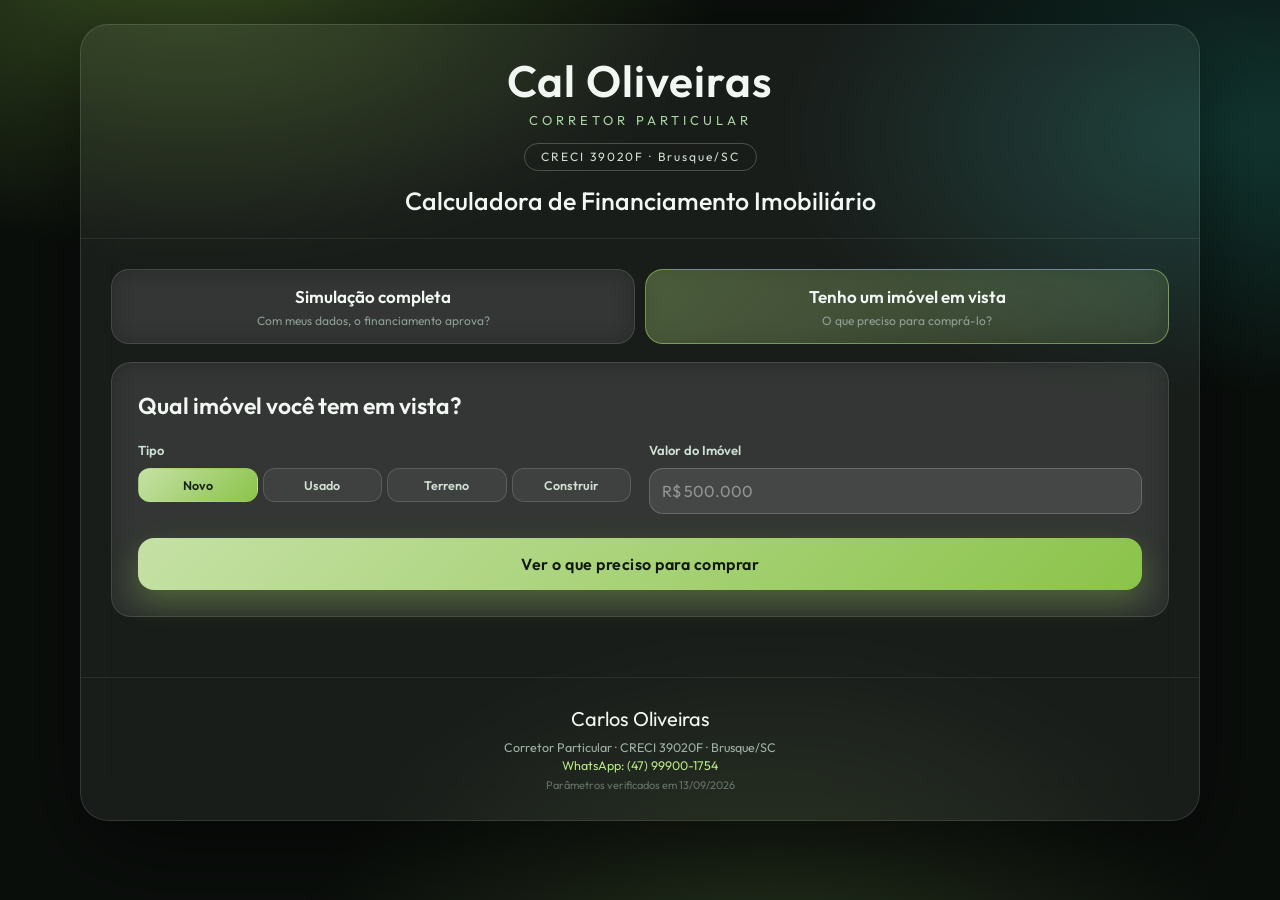
<file: imovel/index.html>
<!DOCTYPE html>
<html lang="pt-BR">
<head>
    <meta charset="UTF-8">
    <title>Poder de Compra · Cal Oliveiras</title>
    <script>
        // Atalho: /imovel/ abre a ferramenta já no modo "Tenho um imóvel em vista",
        // preservando valor, tipo, referência do imóvel e a campanha (UTM).
        (function () {
            const p = new URLSearchParams(location.search);
            p.set('modo', 'imovel');
            location.replace('../?' + p.toString());
        })();
    </script>
</head>
<body></body>
</html>
</file>
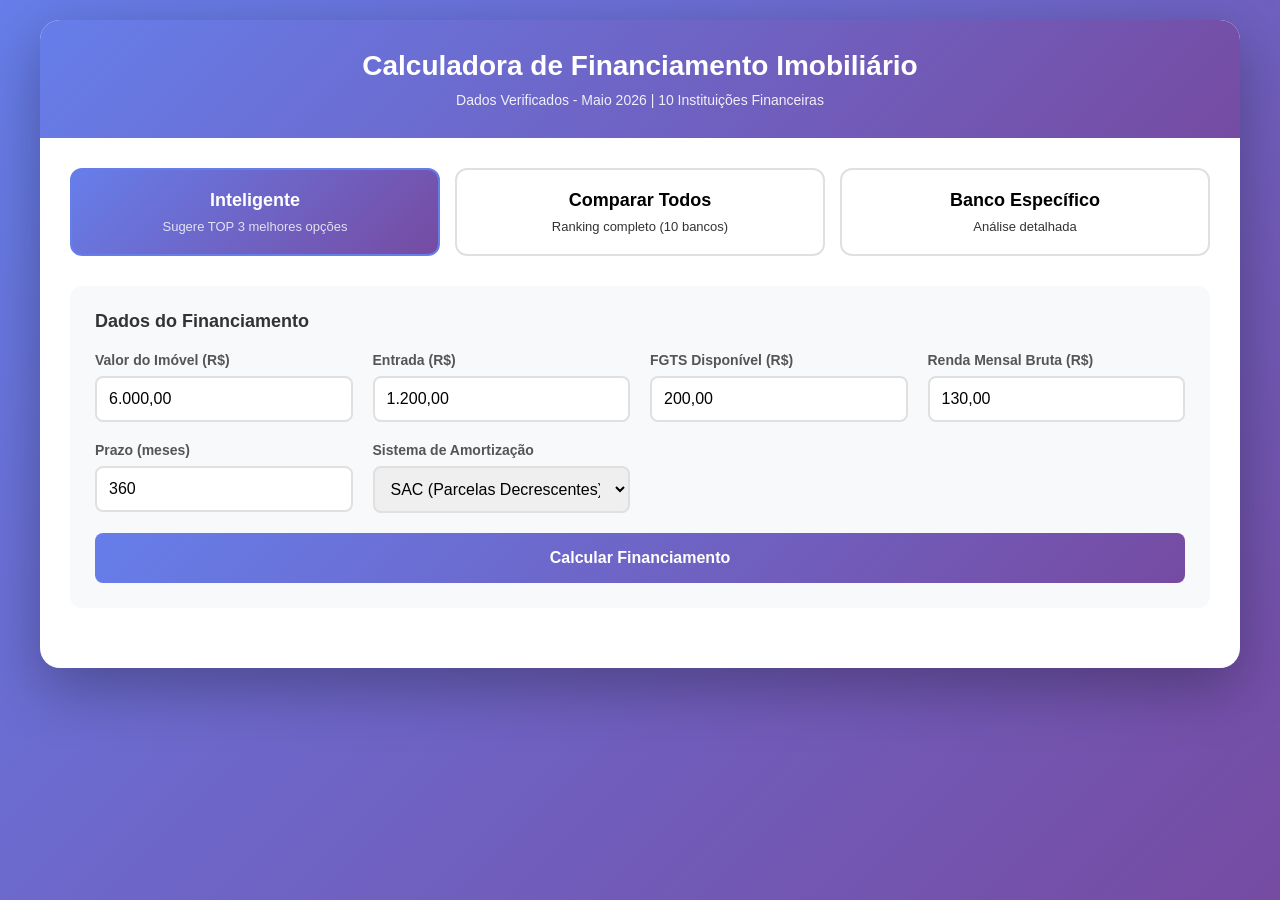
<file: calculadora-financiamento-maio-2026.html>
<!DOCTYPE html>
<html lang="pt-BR">
<head>
    <meta charset="UTF-8">
    <meta name="viewport" content="width=device-width, initial-scale=1.0">
    <title>Calculadora de Financiamento Imobiliário - Maio 2026</title>
    <style>
        * {
            margin: 0;
            padding: 0;
            box-sizing: border-box;
        }

        body {
            font-family: -apple-system, BlinkMacSystemFont, 'Segoe UI', Roboto, Oxygen, Ubuntu, Cantarell, sans-serif;
            background: linear-gradient(135deg, #667eea 0%, #764ba2 100%);
            min-height: 100vh;
            padding: 20px;
        }

        .container {
            max-width: 1200px;
            margin: 0 auto;
            background: white;
            border-radius: 20px;
            box-shadow: 0 20px 60px rgba(0,0,0,0.3);
            overflow: hidden;
        }

        .header {
            background: linear-gradient(135deg, #667eea 0%, #764ba2 100%);
            color: white;
            padding: 30px;
            text-align: center;
        }

        .header h1 {
            font-size: 28px;
            margin-bottom: 10px;
        }

        .header p {
            opacity: 0.9;
            font-size: 14px;
        }

        .content {
            padding: 30px;
        }

        .mode-selector {
            display: flex;
            gap: 15px;
            margin-bottom: 30px;
            flex-wrap: wrap;
        }

        .mode-btn {
            flex: 1;
            min-width: 200px;
            padding: 20px;
            border: 2px solid #e0e0e0;
            border-radius: 12px;
            background: white;
            cursor: pointer;
            transition: all 0.3s ease;
            text-align: center;
        }

        .mode-btn:hover {
            border-color: #667eea;
            transform: translateY(-2px);
            box-shadow: 0 4px 12px rgba(102, 126, 234, 0.2);
        }

        .mode-btn.active {
            border-color: #667eea;
            background: linear-gradient(135deg, #667eea 0%, #764ba2 100%);
            color: white;
        }

        .mode-btn h3 {
            font-size: 18px;
            margin-bottom: 8px;
        }

        .mode-btn p {
            font-size: 13px;
            opacity: 0.8;
        }

        .form-section {
            background: #f8f9fa;
            padding: 25px;
            border-radius: 12px;
            margin-bottom: 20px;
        }

        .form-section h3 {
            color: #333;
            margin-bottom: 20px;
            font-size: 18px;
        }

        .form-grid {
            display: grid;
            grid-template-columns: repeat(auto-fit, minmax(250px, 1fr));
            gap: 20px;
        }

        .form-group {
            display: flex;
            flex-direction: column;
        }

        .form-group label {
            font-size: 14px;
            font-weight: 600;
            color: #555;
            margin-bottom: 8px;
        }

        .form-group input,
        .form-group select {
            padding: 12px;
            border: 2px solid #e0e0e0;
            border-radius: 8px;
            font-size: 16px;
            transition: border-color 0.3s ease;
        }

        .form-group input:focus,
        .form-group select:focus {
            outline: none;
            border-color: #667eea;
        }

        .btn {
            background: linear-gradient(135deg, #667eea 0%, #764ba2 100%);
            color: white;
            border: none;
            padding: 16px 32px;
            border-radius: 8px;
            font-size: 16px;
            font-weight: 600;
            cursor: pointer;
            transition: all 0.3s ease;
            width: 100%;
            margin-top: 20px;
        }

        .btn:hover {
            transform: translateY(-2px);
            box-shadow: 0 8px 20px rgba(102, 126, 234, 0.4);
        }

        .btn:active {
            transform: translateY(0);
        }

        .results {
            margin-top: 30px;
        }

        .info-disclaimer {
            background: linear-gradient(135deg, #eff6ff 0%, #dbeafe 100%);
            border-left: 4px solid #3b82f6;
            padding: 20px;
            border-radius: 12px;
            margin-bottom: 25px;
        }

        .info-disclaimer h4 {
            color: #1e40af;
            margin-bottom: 12px;
            font-size: 16px;
            display: flex;
            align-items: center;
            gap: 8px;
        }

        .info-disclaimer p {
            color: #1e40af;
            line-height: 1.6;
            margin-bottom: 12px;
            font-size: 14px;
        }

        .info-disclaimer ul {
            list-style: none;
            margin-left: 0;
            margin-top: 10px;
        }

        .info-disclaimer li {
            color: #1e40af;
            padding: 6px 0;
            padding-left: 24px;
            position: relative;
            font-size: 14px;
        }

        .info-disclaimer li:before {
            content: "•";
            position: absolute;
            left: 8px;
            font-weight: bold;
        }

        .info-disclaimer strong {
            color: #1e3a8a;
        }

        .bank-card {
            background: white;
            border: 2px solid #e0e0e0;
            border-radius: 12px;
            padding: 25px;
            margin-bottom: 20px;
            transition: all 0.3s ease;
        }

        .bank-card:hover {
            border-color: #667eea;
            box-shadow: 0 4px 12px rgba(102, 126, 234, 0.1);
        }

        .bank-card.approved {
            border-color: #10b981;
            background: linear-gradient(to right, #ecfdf5 0%, #ffffff 100%);
        }

        .bank-card.rejected {
            border-color: #ef4444;
            background: linear-gradient(to right, #fef2f2 0%, #ffffff 100%);
        }

        .bank-header {
            display: flex;
            justify-content: space-between;
            align-items: center;
            margin-bottom: 20px;
            padding-bottom: 15px;
            border-bottom: 2px solid #f0f0f0;
        }

        .bank-name {
            font-size: 22px;
            font-weight: 700;
            color: #333;
        }

        .status-badge {
            padding: 8px 16px;
            border-radius: 20px;
            font-size: 14px;
            font-weight: 600;
        }

        .status-badge.approved {
            background: #10b981;
            color: white;
        }

        .status-badge.rejected {
            background: #ef4444;
            color: white;
        }

        .bank-details {
            display: grid;
            grid-template-columns: repeat(auto-fit, minmax(200px, 1fr));
            gap: 15px;
            margin-bottom: 20px;
        }

        .detail-item {
            background: #f8f9fa;
            padding: 12px;
            border-radius: 8px;
        }

        .detail-label {
            font-size: 12px;
            color: #666;
            margin-bottom: 4px;
        }

        .detail-value {
            font-size: 16px;
            font-weight: 600;
            color: #333;
        }

        .rejection-details {
            background: #fef2f2;
            border-left: 4px solid #ef4444;
            padding: 20px;
            border-radius: 8px;
            margin-top: 20px;
        }

        .rejection-details h4 {
            color: #ef4444;
            margin-bottom: 15px;
            font-size: 16px;
        }

        .rejection-details ul {
            list-style: none;
            margin-bottom: 20px;
        }

        .rejection-details li {
            padding: 8px 0;
            padding-left: 24px;
            position: relative;
            color: #666;
        }

        .rejection-details li:before {
            content: "✗";
            position: absolute;
            left: 0;
            color: #ef4444;
            font-weight: bold;
        }

        .suggestions {
            background: #ecfdf5;
            border-left: 4px solid #10b981;
            padding: 20px;
            border-radius: 8px;
            margin-top: 15px;
        }

        .suggestions h4 {
            color: #10b981;
            margin-bottom: 15px;
            font-size: 16px;
        }

        .suggestions ul {
            list-style: none;
        }

        .suggestions li {
            padding: 8px 0;
            padding-left: 24px;
            position: relative;
            color: #666;
        }

        .suggestions li:before {
            content: "→";
            position: absolute;
            left: 0;
            color: #10b981;
            font-weight: bold;
        }

        .alternatives {
            background: #eff6ff;
            border-left: 4px solid #3b82f6;
            padding: 20px;
            border-radius: 8px;
            margin-top: 15px;
        }

        .alternatives h4 {
            color: #3b82f6;
            margin-bottom: 15px;
            font-size: 16px;
        }

        .bank-info-box {
            background: #f8f9fa;
            border-radius: 8px;
            padding: 15px;
            margin-top: 15px;
        }

        .bank-info-box h4 {
            color: #667eea;
            margin-bottom: 10px;
            font-size: 14px;
        }

        .bank-info-box ul {
            list-style: none;
            font-size: 13px;
            color: #666;
        }

        .bank-info-box li {
            padding: 4px 0;
            padding-left: 16px;
            position: relative;
        }

        .bank-info-box li:before {
            content: "•";
            position: absolute;
            left: 0;
            color: #667eea;
        }

        .warning-box {
            background: #fff7ed;
            border-left: 4px solid #f59e0b;
            padding: 15px;
            border-radius: 8px;
            margin-top: 15px;
        }

        .warning-box strong {
            color: #f59e0b;
        }

        .approval-notice {
            background: #ecfdf5;
            border: 2px solid #10b981;
            border-radius: 8px;
            padding: 15px;
            margin-top: 15px;
        }

        .approval-notice h5 {
            color: #059669;
            margin-bottom: 8px;
            font-size: 14px;
        }

        .approval-notice p {
            color: #047857;
            font-size: 13px;
            line-height: 1.5;
        }

        @media (max-width: 768px) {
            .mode-selector {
                flex-direction: column;
            }

            .mode-btn {
                min-width: 100%;
            }

            .bank-details {
                grid-template-columns: 1fr;
            }
        }
    </style>
</head>
<body>
    <div class="container">
        <div class="header">
            <h1>Calculadora de Financiamento Imobiliário</h1>
            <p>Dados Verificados - Maio 2026 | 10 Instituições Financeiras</p>
        </div>

        <div class="content">
            <div class="mode-selector">
                <div class="mode-btn active" data-mode="inteligente">
                    <h3>Inteligente</h3>
                    <p>Sugere TOP 3 melhores opções</p>
                </div>
                <div class="mode-btn" data-mode="todos">
                    <h3>Comparar Todos</h3>
                    <p>Ranking completo (10 bancos)</p>
                </div>
                <div class="mode-btn" data-mode="especifico">
                    <h3>Banco Específico</h3>
                    <p>Análise detalhada</p>
                </div>
            </div>

            <div class="form-section">
                <h3>Dados do Financiamento</h3>
                <div class="form-grid">
                    <div class="form-group">
                        <label>Valor do Imóvel (R$)</label>
                        <input type="text" id="valorImovel" placeholder="R$ 600.000,00" value="600000">
                    </div>
                    <div class="form-group">
                        <label>Entrada (R$)</label>
                        <input type="text" id="entrada" placeholder="R$ 120.000,00" value="120000">
                    </div>
                    <div class="form-group">
                        <label>FGTS Disponível (R$)</label>
                        <input type="text" id="fgts" placeholder="R$ 20.000,00" value="20000">
                    </div>
                    <div class="form-group">
                        <label>Renda Mensal Bruta (R$)</label>
                        <input type="text" id="renda" placeholder="R$ 13.000,00" value="13000">
                    </div>
                    <div class="form-group">
                        <label>Prazo (meses)</label>
                        <input type="number" id="prazo" placeholder="360" value="360">
                    </div>
                    <div class="form-group">
                        <label>Sistema de Amortização</label>
                        <select id="sistema">
                            <option value="SAC">SAC (Parcelas Decrescentes)</option>
                            <option value="PRICE">PRICE (Parcelas Fixas)</option>
                        </select>
                    </div>
                </div>

                <div id="bancoEspecificoContainer" style="display: none; margin-top: 20px;">
                    <div class="form-group">
                        <label>Selecione o Banco</label>
                        <select id="bancoEspecifico">
                            <option value="">-- Escolha um banco --</option>
                            <option value="CAIXA">Caixa Econômica Federal</option>
                            <option value="BB">Banco do Brasil</option>
                            <option value="ITAU">Itaú Unibanco</option>
                            <option value="SANTANDER">Santander</option>
                            <option value="BRADESCO">Bradesco</option>
                            <option value="INTER">Banco Inter</option>
                            <option value="SICREDI">Sicredi</option>
                            <option value="SICOOB">Sicoob</option>
                            <option value="VIACREDI">Viacredi (Ailos)</option>
                            <option value="BRB">BRB - Banco de Brasília</option>
                        </select>
                    </div>
                </div>

                <button class="btn" onclick="calcular()">Calcular Financiamento</button>
            </div>

            <div id="results" class="results"></div>
        </div>
    </div>

    <script>
        const BANCOS = {
            CAIXA: {
                nome: 'Caixa Econômica Federal',
                taxa: 11.19,
                ltv: 80,
                prazoMax: 420,
                limiteMax: 2250000,
                mcmv: true,
                renda_min: 0,
                detalhes: {
                    tipo_taxa: 'TR',
                    mcmv_info: 'Principal operador MCMV - Faixa 1: 4,00-4,25% | Faixa 2: 4,75-7,00% | Faixa 3: 8,16% | Faixa 4: 10,50%',
                    ltv_mcmv: 'MCMV Novos: 80% | MCMV Usados F1-2: 80% | F3: 65% | F4: 60% (Sul/Sudeste) ou 80%',
                    diferenciais: 'Menor taxa do mercado, líder MCMV, aceita FGTS'
                }
            },
            BRB: {
                nome: 'BRB - Banco de Brasília',
                taxa: 11.36,
                ltv: 80,
                prazoMax: 420,
                limiteMax: 2250000,
                mcmv: false,
                renda_min: 0,
                detalhes: {
                    tipo_taxa: 'TR',
                    mcmv_info: 'Não confirmado',
                    diferenciais: '2ª menor taxa do mercado, banco público regional (DF + 11 estados)'
                }
            },
            ITAU: {
                nome: 'Itaú Unibanco',
                taxa: 11.60,
                ltv: 80,
                prazoMax: 420,
                limiteMax: 2000000,
                mcmv: false,
                renda_min: 0,
                detalhes: {
                    tipo_taxa: 'TR',
                    mcmv_info: 'NÃO opera ainda (previsão 2º semestre 2026, focará Faixa 4)',
                    diferenciais: 'Aprovação digital rápida (horas), taxa reduzida em dez/2025 de 11,70%'
                }
            },
            BRADESCO: {
                nome: 'Bradesco',
                taxa: 11.70,
                ltv: 80,
                prazoMax: 420,
                limiteMax: 2000000,
                mcmv: false,
                renda_min: 0,
                detalhes: {
                    tipo_taxa: 'TR ou Poupança Mais',
                    mcmv_info: 'Não confirmado',
                    diferenciais: 'Pula Parcela (1x/ano), financia até 5% custos cartório, LTV 70% comercial'
                }
            },
            SANTANDER: {
                nome: 'Santander',
                taxa: 11.79,
                ltv: 80,
                prazoMax: 420,
                limiteMax: 2000000,
                mcmv: false,
                renda_min: 0,
                detalhes: {
                    tipo_taxa: 'TR',
                    mcmv_info: 'Não confirmado',
                    diferenciais: 'Composição renda até 3 pessoas SEM vínculo familiar, financia ITBI/Registro, taxa reduzida de 11,99%'
                }
            },
            BB: {
                nome: 'Banco do Brasil',
                taxa: 12.00,
                ltv: 80,
                prazoMax: 420,
                limiteMax: 5000000,
                mcmv: true,
                renda_min: 20000,
                detalhes: {
                    tipo_taxa: 'TR',
                    taxa_pro_cotista: '9,00% a.a. + TR (com FGTS)',
                    mcmv_info: 'Participa do MCMV',
                    diferenciais: 'Pró-Cotista 9% a.a., limite até R$5mi'
                }
            },
            INTER: {
                nome: 'Banco Inter',
                taxa: 13.76,
                ltv: 75,
                prazoMax: 360,
                limiteMax: 2000000,
                mcmv: false,
                renda_min: 0,
                detalhes: {
                    tipo_taxa: 'IPCA',
                    taxa_alternativa: '9,5% a.a. + IPCA',
                    mcmv_info: 'Não confirmado',
                    diferenciais: '100% digital, ATENÇÃO: taxa indexada ao IPCA (maior risco inflacionário)',
                    aviso: 'Taxa IPCA pode variar significativamente com inflação!'
                }
            },
            SICREDI: {
                nome: 'Sicredi',
                taxa: 7.50,
                ltv: 90,
                prazoMax: 420,
                limiteMax: 1500000,
                mcmv: true,
                renda_min: 0,
                detalhes: {
                    tipo_taxa: 'Varia por cooperativa',
                    mcmv_info: 'Participa do MCMV',
                    diferenciais: 'Cooperativa (necessário ser associado), LTV 90%, crescimento 42% em 2026'
                }
            },
            SICOOB: {
                nome: 'Sicoob',
                taxa: 7.50,
                ltv: 80,
                prazoMax: 420,
                limiteMax: 1500000,
                mcmv: true,
                renda_min: 0,
                detalhes: {
                    tipo_taxa: 'Varia por cooperativa',
                    mcmv_info: 'Participa do MCMV',
                    ltv_pro_cotista: 'Pró-Cotista SAC: até 90%',
                    diferenciais: 'Cooperativa (necessário ser associado), composição renda até 3 pessoas'
                }
            },
            VIACREDI: {
                nome: 'Viacredi (Ailos)',
                taxa: 6.20,
                ltv: 90,
                prazoMax: 420,
                limiteMax: 350000,
                mcmv: true,
                renda_min: 0,
                detalhes: {
                    tipo_taxa: 'TR',
                    taxa_mcmv: '4,25-8,16% a.a. + TR (varia por faixa MCMV)',
                    taxa_pro_cotista: '8,66% a.a. + TR (renda >R$8.600)',
                    mcmv_info: 'SOMENTE IMÓVEIS NOVOS no limite MCMV',
                    ltv_detalhes: 'Novos MCMV: 90% (até R$350k) | Usados renda R$2.160-4.700: 90% | Usados renda R$4.700-8.600: 65% (max R$270k)',
                    diferenciais: 'Cooperativa Ailos, crescimento 47% em 2025, projeção R$200mi MCMV em 2026'
                }
            }
        };

        let modoAtual = 'inteligente';

        function aplicarMascaraDinheiro(input) {
            let valor = input.value.replace(/\D/g, '');
            valor = (parseInt(valor) / 100).toFixed(2);
            valor = valor.replace('.', ',');
            valor = valor.replace(/(\d)(?=(\d{3})+\,)/g, '$1.');
            input.value = valor;
        }

        function removerMascara(valor) {
            if (!valor) return 0;
            return parseFloat(valor.toString().replace(/\./g, '').replace(',', '.')) || 0;
        }

        document.getElementById('valorImovel').addEventListener('blur', function() {
            aplicarMascaraDinheiro(this);
        });
        document.getElementById('entrada').addEventListener('blur', function() {
            aplicarMascaraDinheiro(this);
        });
        document.getElementById('fgts').addEventListener('blur', function() {
            aplicarMascaraDinheiro(this);
        });
        document.getElementById('renda').addEventListener('blur', function() {
            aplicarMascaraDinheiro(this);
        });

        document.querySelectorAll('.mode-btn').forEach(btn => {
            btn.addEventListener('click', function() {
                document.querySelectorAll('.mode-btn').forEach(b => b.classList.remove('active'));
                this.classList.add('active');
                modoAtual = this.dataset.mode;
                
                const bancoContainer = document.getElementById('bancoEspecificoContainer');
                if (modoAtual === 'especifico') {
                    bancoContainer.style.display = 'block';
                } else {
                    bancoContainer.style.display = 'none';
                }
            });
        });

        function calcular() {
            const valorImovel = removerMascara(document.getElementById('valorImovel').value);
            const entrada = removerMascara(document.getElementById('entrada').value);
            const fgts = removerMascara(document.getElementById('fgts').value);
            const renda = removerMascara(document.getElementById('renda').value);
            const prazo = parseInt(document.getElementById('prazo').value) || 360;
            const sistema = document.getElementById('sistema').value;

            if (valorImovel <= 0 || renda <= 0) {
                alert('Por favor, preencha todos os campos obrigatórios!');
                return;
            }

            const entradaTotal = entrada + fgts;

            if (modoAtual === 'inteligente') {
                calcularInteligente(valorImovel, entradaTotal, renda, prazo, sistema);
            } else if (modoAtual === 'todos') {
                calcularTodos(valorImovel, entradaTotal, renda, prazo, sistema);
            } else {
                calcularEspecifico(valorImovel, entradaTotal, renda, prazo, sistema);
            }
        }

        function calcularInteligente(valorImovel, entradaTotal, renda, prazo, sistema) {
            const resultados = simularTodosBancos(valorImovel, entradaTotal, renda, prazo, sistema);
            const aprovados = resultados.filter(r => r.aprovado).slice(0, 3);

            let html = '<div class="info-disclaimer">';
            html += '<h4>IMPORTANTE - LEIA ANTES DE CONSULTAR OS BANCOS</h4>';
            html += '<p>Esta simulação utiliza os <strong>critérios máximos públicos</strong> de cada banco (LTV 80-90%). Na prática, o percentual aprovado pode ser menor baseado em:</p>';
            html += '<ul>';
            html += '<li><strong>Score de crédito:</strong> Histórico de pagamentos e inadimplência</li>';
            html += '<li><strong>Análise bancária:</strong> Relacionamento com o banco e movimentação financeira</li>';
            html += '<li><strong>Dívidas existentes:</strong> Outros financiamentos e compromissos financeiros</li>';
            html += '<li><strong>Perfil de risco:</strong> Avaliação individual de cada instituição</li>';
            html += '</ul>';
            html += '<p><strong>Recomendação:</strong> Use esta simulação como referência inicial. Sempre consulte diretamente o banco para confirmação dos valores e condições reais de aprovação.</p>';
            html += '</div>';

            html += '<h2 style="margin-bottom: 20px;">TOP 3 Melhores Opções para Você</h2>';

            if (aprovados.length === 0) {
                html += '<div class="bank-card rejected"><h3>Nenhum banco aprovou com as condições informadas</h3>';
                html += '<p style="margin-top: 10px;">Veja os motivos abaixo e ajuste sua simulação.</p></div>';
                
                resultados.slice(0, 3).forEach(res => {
                    html += renderBankCard(res, valorImovel, entradaTotal, renda, prazo, sistema, true);
                });
            } else {
                aprovados.forEach((res, index) => {
                    html += renderBankCard(res, valorImovel, entradaTotal, renda, prazo, sistema, false);
                });
            }

            document.getElementById('results').innerHTML = html;
        }

        function calcularTodos(valorImovel, entradaTotal, renda, prazo, sistema) {
            const resultados = simularTodosBancos(valorImovel, entradaTotal, renda, prazo, sistema);

            let html = '<div class="info-disclaimer">';
            html += '<h4>IMPORTANTE - LEIA ANTES DE CONSULTAR OS BANCOS</h4>';
            html += '<p>Esta simulação utiliza os <strong>critérios máximos públicos</strong> de cada banco (LTV 80-90%). Na prática, o percentual aprovado pode ser menor baseado em:</p>';
            html += '<ul>';
            html += '<li><strong>Score de crédito:</strong> Histórico de pagamentos e inadimplência</li>';
            html += '<li><strong>Análise bancária:</strong> Relacionamento com o banco e movimentação financeira</li>';
            html += '<li><strong>Dívidas existentes:</strong> Outros financiamentos e compromissos financeiros</li>';
            html += '<li><strong>Perfil de risco:</strong> Avaliação individual de cada instituição</li>';
            html += '</ul>';
            html += '<p><strong>Recomendação:</strong> Use esta simulação como referência inicial. Sempre consulte diretamente o banco para confirmação dos valores e condições reais de aprovação.</p>';
            html += '</div>';

            html += '<h2 style="margin-bottom: 20px;">Ranking Completo - 10 Bancos</h2>';

            resultados.forEach(res => {
                html += renderBankCard(res, valorImovel, entradaTotal, renda, prazo, sistema, true);
            });

            document.getElementById('results').innerHTML = html;
        }

        function calcularEspecifico(valorImovel, entradaTotal, renda, prazo, sistema) {
            const bancoSelecionado = document.getElementById('bancoEspecifico').value;

            if (!bancoSelecionado) {
                alert('Por favor, selecione um banco!');
                return;
            }

            const resultado = simularBanco(bancoSelecionado, valorImovel, entradaTotal, renda, prazo, sistema);

            let html = '<div class="info-disclaimer">';
            html += '<h4>IMPORTANTE - LEIA ANTES DE CONSULTAR O BANCO</h4>';
            html += '<p>Esta simulação utiliza os <strong>critérios máximos públicos</strong> do banco. Na prática, o percentual aprovado pode ser menor baseado em:</p>';
            html += '<ul>';
            html += '<li><strong>Score de crédito:</strong> Histórico de pagamentos e inadimplência</li>';
            html += '<li><strong>Análise bancária:</strong> Relacionamento com o banco e movimentação financeira</li>';
            html += '<li><strong>Dívidas existentes:</strong> Outros financiamentos e compromissos financeiros</li>';
            html += '<li><strong>Perfil de risco:</strong> Avaliação individual da instituição</li>';
            html += '</ul>';
            html += '<p><strong>Recomendação:</strong> Use esta simulação como referência inicial. Sempre consulte diretamente o banco para confirmação dos valores e condições reais de aprovação.</p>';
            html += '</div>';

            html += '<h2 style="margin-bottom: 20px;">Análise Detalhada</h2>';
            html += renderBankCard(resultado, valorImovel, entradaTotal, renda, prazo, sistema, true);

            document.getElementById('results').innerHTML = html;
        }

        function simularTodosBancos(valorImovel, entradaTotal, renda, prazo, sistema) {
            const resultados = [];

            for (const [codigo, banco] of Object.entries(BANCOS)) {
                resultados.push(simularBanco(codigo, valorImovel, entradaTotal, renda, prazo, sistema));
            }

            return resultados.sort((a, b) => {
                if (a.aprovado && !b.aprovado) return -1;
                if (!a.aprovado && b.aprovado) return 1;
                if (a.aprovado && b.aprovado) return a.parcelaInicial - b.parcelaInicial;
                return a.banco.taxa - b.banco.taxa;
            });
        }

        function simularBanco(codigo, valorImovel, entradaTotal, renda, prazo, sistema) {
            const banco = BANCOS[codigo];
            const valorFinanciado = valorImovel - entradaTotal;
            const ltvSolicitado = (valorFinanciado / valorImovel) * 100;

            const motivos = [];
            let aprovado = true;

            const entradaNecessaria = valorImovel * (1 - banco.ltv / 100);
            if (entradaTotal < entradaNecessaria) {
                aprovado = false;
                const falta = entradaNecessaria - entradaTotal;
                motivos.push(`Entrada insuficiente: Você tem R$ ${formatMoney(entradaTotal)}, precisa de R$ ${formatMoney(entradaNecessaria)} (faltam R$ ${formatMoney(falta)})`);
            }

            if (valorImovel > banco.limiteMax) {
                aprovado = false;
                motivos.push(`Valor do imóvel (R$ ${formatMoney(valorImovel)}) excede o limite do banco (R$ ${formatMoney(banco.limiteMax)})`);
            }

            if (prazo > banco.prazoMax) {
                aprovado = false;
                motivos.push(`Prazo solicitado (${prazo} meses) excede o máximo do banco (${banco.prazoMax} meses)`);
            }

            if (banco.renda_min > 0 && renda < banco.renda_min) {
                aprovado = false;
                motivos.push(`Renda (R$ ${formatMoney(renda)}) abaixo do mínimo exigido (R$ ${formatMoney(banco.renda_min)})`);
            }

            const taxaMensal = banco.taxa / 100 / 12;
            let parcelaInicial = 0;

            if (sistema === 'SAC') {
                const amortizacao = valorFinanciado / prazo;
                const jurosPrimeiraParcela = valorFinanciado * taxaMensal;
                parcelaInicial = amortizacao + jurosPrimeiraParcela;
            } else {
                parcelaInicial = valorFinanciado * (taxaMensal * Math.pow(1 + taxaMensal, prazo)) / (Math.pow(1 + taxaMensal, prazo) - 1);
            }

            const comprometimento = (parcelaInicial / renda) * 100;
            if (comprometimento > 30) {
                aprovado = false;
                motivos.push(`Renda comprometida: ${comprometimento.toFixed(1)}% da renda (máximo 30%). Parcela: R$ ${formatMoney(parcelaInicial)}`);
            }

            const cetEstimado = banco.taxa + 1.3;

            return {
                codigo,
                banco,
                aprovado,
                motivos,
                valorFinanciado,
                parcelaInicial,
                ltvSolicitado,
                comprometimento,
                entradaNecessaria,
                cetEstimado
            };
        }

        function renderBankCard(resultado, valorImovel, entradaTotal, renda, prazo, sistema, mostrarDetalhes) {
            const { codigo, banco, aprovado, motivos, valorFinanciado, parcelaInicial, ltvSolicitado, comprometimento, entradaNecessaria, cetEstimado } = resultado;

            let html = `<div class="bank-card ${aprovado ? 'approved' : 'rejected'}">`;
            
            html += `<div class="bank-header">
                <div class="bank-name">${banco.nome}</div>
                <div class="status-badge ${aprovado ? 'approved' : 'rejected'}">
                    ${aprovado ? 'APROVADO' : 'REPROVADO'}
                </div>
            </div>`;

            html += `<div class="bank-details">
                <div class="detail-item">
                    <div class="detail-label">Taxa Nominal</div>
                    <div class="detail-value">${banco.taxa.toFixed(2)}% a.a. + ${banco.detalhes.tipo_taxa}</div>
                </div>
                <div class="detail-item">
                    <div class="detail-label">CET (estimado)</div>
                    <div class="detail-value">${cetEstimado.toFixed(2)}% a.a.</div>
                </div>
                <div class="detail-item">
                    <div class="detail-label">LTV Máximo</div>
                    <div class="detail-value">${banco.ltv}%</div>
                </div>
                <div class="detail-item">
                    <div class="detail-label">Prazo Máximo</div>
                    <div class="detail-value">${banco.prazoMax} meses</div>
                </div>
                <div class="detail-item">
                    <div class="detail-label">Limite Máximo</div>
                    <div class="detail-value">R$ ${formatMoney(banco.limiteMax)}</div>
                </div>`;

            if (aprovado) {
                html += `<div class="detail-item">
                    <div class="detail-label">Valor Financiado</div>
                    <div class="detail-value" style="color: #3b82f6;">R$ ${formatMoney(valorFinanciado)}</div>
                </div>
                <div class="detail-item">
                    <div class="detail-label">Parcela Inicial (${sistema})</div>
                    <div class="detail-value" style="color: #10b981;">R$ ${formatMoney(parcelaInicial)}</div>
                </div>
                <div class="detail-item">
                    <div class="detail-label">Comprometimento</div>
                    <div class="detail-value">${comprometimento.toFixed(1)}%</div>
                </div>`;
            }

            html += `</div>`;

            if (aprovado) {
                html += `<div class="approval-notice">
                    <h5>Atenção: Aprovação baseada em critérios públicos</h5>
                    <p>O banco poderá aprovar um percentual menor (60-70% ao invés de ${banco.ltv}%) baseado na análise individual de crédito, score e histórico bancário. Consulte diretamente o banco para confirmar o percentual real de aprovação para seu perfil.</p>
                </div>`;
            }

            if (mostrarDetalhes) {
                html += `<div class="bank-info-box">
                    <h4>INFORMAÇÕES DO ${banco.nome.toUpperCase()}</h4>
                    <ul>`;
                
                if (banco.detalhes.taxa_mcmv) {
                    html += `<li>Taxa MCMV: ${banco.detalhes.taxa_mcmv}</li>`;
                }
                if (banco.detalhes.taxa_pro_cotista) {
                    html += `<li>Pró-Cotista: ${banco.detalhes.taxa_pro_cotista}</li>`;
                }
                if (banco.detalhes.taxa_alternativa) {
                    html += `<li>Taxa Alternativa: ${banco.detalhes.taxa_alternativa}</li>`;
                }
                html += `<li>MCMV: ${banco.detalhes.mcmv_info}</li>`;
                if (banco.detalhes.ltv_mcmv) {
                    html += `<li>LTV MCMV: ${banco.detalhes.ltv_mcmv}</li>`;
                }
                if (banco.detalhes.ltv_detalhes) {
                    html += `<li>${banco.detalhes.ltv_detalhes}</li>`;
                }
                if (banco.detalhes.ltv_pro_cotista) {
                    html += `<li>${banco.detalhes.ltv_pro_cotista}</li>`;
                }
                html += `<li>Diferenciais: ${banco.detalhes.diferenciais}</li>`;
                
                html += `</ul></div>`;

                if (banco.detalhes.aviso) {
                    html += `<div class="warning-box">
                        <strong>ATENÇÃO:</strong> ${banco.detalhes.aviso}
                    </div>`;
                }
            }

            if (!aprovado && mostrarDetalhes) {
                html += `<div class="rejection-details">
                    <h4>MOTIVOS DA REPROVAÇÃO</h4>
                    <ul>`;
                
                motivos.forEach(motivo => {
                    html += `<li>${motivo}</li>`;
                });
                
                html += `</ul></div>`;

                html += `<div class="suggestions">
                    <h4>SUGESTÕES PARA APROVAÇÃO</h4>
                    <ul>`;

                if (entradaTotal < entradaNecessaria) {
                    const falta = entradaNecessaria - entradaTotal;
                    html += `<li>Aumente a entrada em R$ ${formatMoney(falta)} (use FGTS adicional ou poupança)</li>`;
                }
                if (comprometimento > 30) {
                    html += `<li>Reduza o valor financiado ou aumente o prazo para diminuir a parcela</li>`;
                    html += `<li>Considere composição de renda com cônjuge ou familiar</li>`;
                }
                if (valorImovel > banco.limiteMax) {
                    html += `<li>Escolha um imóvel de até R$ ${formatMoney(banco.limiteMax)}</li>`;
                }
                
                html += `</ul></div>`;

                const alternativas = simularTodosBancos(valorImovel, entradaTotal, renda, prazo, sistema)
                    .filter(r => r.aprovado && r.codigo !== codigo)
                    .slice(0, 3);

                if (alternativas.length > 0) {
                    html += `<div class="alternatives">
                        <h4>BANCOS QUE APROVARIAM SEU PERFIL</h4>
                        <ul>`;
                    
                    alternativas.forEach(alt => {
                        html += `<li>${alt.banco.nome} (taxa ${alt.banco.taxa.toFixed(2)}% a.a.) - Parcela: R$ ${formatMoney(alt.parcelaInicial)}</li>`;
                    });
                    
                    html += `</ul></div>`;
                }
            }

            html += `</div>`;

            return html;
        }

        function formatMoney(value) {
            if (!value && value !== 0) return '0,00';
            return parseFloat(value).toLocaleString('pt-BR', { minimumFractionDigits: 2, maximumFractionDigits: 2 });
        }

        window.addEventListener('load', function() {
            aplicarMascaraDinheiro(document.getElementById('valorImovel'));
            aplicarMascaraDinheiro(document.getElementById('entrada'));
            aplicarMascaraDinheiro(document.getElementById('fgts'));
            aplicarMascaraDinheiro(document.getElementById('renda'));
        });
    </script>
</body>
</html>
</file>
<file: estilo.css>
/* Identidade visual Cal Oliveiras — compartilhada pelas duas ferramentas
   (index.html = Calculadora · imovel/index.html = Poder de Compra) */
:root {
            --preto: #101010;
            --terra-escuro: #313128;
            --terra-medio: #493928;
            --cinza: #8D927D;
            --cinza-claro: #CECBBE;
            --branco: #FFFFFF;
            --aprovado: #4b6043;
            --aprovado-vivo: #1FA653;
            --aprovado-escuro: #136B36;
            --reprovado: #E03131;
        }

        * { margin: 0; padding: 0; box-sizing: border-box; }

        body {
            font-family: 'Outfit', sans-serif;
            background: var(--preto);
            color: var(--terra-escuro);
            min-height: 100vh;
            padding: 24px 16px;
            line-height: 1.5;
        }

        .container {
            max-width: 1120px;
            margin: 0 auto;
            background: var(--branco);
            border-radius: 18px;
            box-shadow: 0 24px 70px rgba(0,0,0,0.45);
            overflow: hidden;
        }

        /* ---------- HEADER / LOGO ---------- */
        .header {
            background: var(--preto);
            color: var(--branco);
            padding: 38px 30px 30px;
            text-align: center;
            border-bottom: 1px solid var(--terra-medio);
        }

        .logo-name {
            font-family: 'Outfit', sans-serif;
            font-size: 44px;
            font-weight: 600;
            letter-spacing: 1px;
            line-height: 1;
        }

        .logo-sub {
            font-size: 13px;
            letter-spacing: 4px;
            text-transform: uppercase;
            color: var(--cinza-claro);
            margin-top: 8px;
        }

        .logo-creci {
            display: inline-block;
            margin-top: 12px;
            font-size: 12px;
            letter-spacing: 2px;
            color: var(--cinza);
            border: 1px solid var(--terra-medio);
            border-radius: 20px;
            padding: 4px 16px;
        }

        .header h1 {
            font-family: 'Outfit', sans-serif;
            font-weight: 500;
            font-size: 26px;
            margin-top: 26px;
            color: var(--branco);
        }

        .header .subtitle {
            font-size: 13px;
            color: var(--cinza);
            margin-top: 6px;
        }

        .content { padding: 30px; }

        /* ---------- MODE SELECTOR ---------- */
        .mode-selector {
            display: grid;
            grid-template-columns: repeat(4, 1fr);
            gap: 10px;
            margin-bottom: 28px;
            align-items: stretch;
        }

        .mode-btn {
            padding: 12px 10px;
            border: 1.5px solid var(--cinza-claro);
            border-radius: 12px;
            background: var(--branco);
            cursor: pointer;
            transition: all 0.25s ease;
            text-align: center;
            display: flex;
            flex-direction: column;
            justify-content: center;
        }

        .mode-btn:hover {
            border-color: var(--cinza);
            transform: translateY(-2px);
        }

        .mode-btn.active {
            border-color: var(--terra-medio);
            background: var(--terra-escuro);
            color: var(--branco);
        }

        .mode-btn h3 {
            font-family: 'Outfit', sans-serif;
            font-size: 16px;
            font-weight: 600;
            margin-bottom: 3px;
        }

        .mode-btn p { font-size: 11.5px; opacity: 0.85; }

        /* Caixa de Tipo do Imóvel (4ª caixa, na mesma linha do seletor de modo) */
        .tipo-box {
            border: 1.5px solid var(--cinza-claro);
            border-radius: 12px;
            background: var(--branco);
            padding: 12px 10px;
            text-align: center;
            display: flex;
            flex-direction: column;
            justify-content: center;
        }

        .tipo-box-title {
            font-size: 16px;
            font-weight: 600;
            color: var(--terra-escuro);
            margin-bottom: 8px;
        }

        /* ---------- FORM ---------- */
        .form-section {
            background: #f7f6f1;
            padding: 26px;
            border-radius: 14px;
            margin-bottom: 20px;
            border: 1px solid var(--cinza-claro);
        }

        .form-section h3 {
            font-family: 'Outfit', sans-serif;
            color: var(--terra-medio);
            margin-bottom: 18px;
            font-size: 23px;
            font-weight: 600;
        }

        /* Toggle Novo/Usado */
        .tipo-toggle {
            display: grid;
            grid-template-columns: 1fr 1fr;
            gap: 5px;
        }

        .tipo-option {
            padding: 7px 6px;
            text-align: center;
            cursor: pointer;
            background: var(--branco);
            border: 1.5px solid var(--cinza-claro);
            border-radius: 7px;
            transition: all 0.2s ease;
            font-weight: 600;
            font-size: 12.5px;
            color: var(--cinza);
        }

        .tipo-option.active {
            background: var(--terra-medio);
            color: var(--branco);
            border-color: var(--terra-medio);
        }

        .form-grid {
            display: grid;
            grid-template-columns: repeat(auto-fit, minmax(240px, 1fr));
            gap: 18px;
        }

        .form-group { display: flex; flex-direction: column; }

        .form-group label {
            font-size: 13px;
            font-weight: 600;
            color: var(--terra-escuro);
            margin-bottom: 7px;
        }

        .form-group input,
        .form-group select {
            padding: 12px;
            border: 1.5px solid var(--cinza-claro);
            border-radius: 8px;
            font-size: 16px;
            font-family: 'Outfit', sans-serif;
            color: var(--terra-escuro);
            background: var(--branco);
            transition: border-color 0.2s ease;
        }

        .form-group input:focus,
        .form-group select:focus {
            outline: none;
            border-color: var(--terra-medio);
        }

        .renda-hint {
            display: block;
            margin-top: 6px;
            font-size: 11.5px;
            font-style: italic;
            color: var(--cinza);
            opacity: 0.7;
            min-height: 15px;
            transition: opacity 0.2s ease;
        }
        .renda-hint strong { color: var(--terra-medio); opacity: 1; font-style: normal; }

        .section-label {
            font-family: 'Outfit', sans-serif;
            font-size: 19px;
            font-weight: 600;
            color: var(--terra-medio);
            margin: 26px 0 14px;
            padding-top: 20px;
            border-top: 1px solid var(--cinza-claro);
        }

        .btn {
            background: var(--terra-medio);
            color: var(--branco);
            border: none;
            padding: 16px 32px;
            border-radius: 8px;
            font-size: 16px;
            font-weight: 600;
            font-family: 'Outfit', sans-serif;
            cursor: pointer;
            transition: all 0.25s ease;
            width: 100%;
            margin-top: 24px;
            letter-spacing: 0.5px;
        }

        .btn:hover { background: var(--terra-escuro); transform: translateY(-2px); }
        .btn:active { transform: translateY(0); }

        .results { margin-top: 30px; }

        /* ---------- MCMV BANNER ---------- */
        .mcmv-banner {
            background: linear-gradient(135deg, var(--terra-escuro) 0%, var(--terra-medio) 100%);
            color: var(--branco);
            border-radius: 14px;
            padding: 24px;
            margin-bottom: 24px;
        }

        .mcmv-banner h4 {
            font-family: 'Outfit', sans-serif;
            font-size: 24px;
            font-weight: 600;
            margin-bottom: 10px;
        }

        .mcmv-banner .faixa-tag {
            display: inline-block;
            background: var(--branco);
            color: var(--terra-medio);
            font-weight: 700;
            padding: 4px 14px;
            border-radius: 20px;
            font-size: 14px;
            margin-bottom: 10px;
        }

        .mcmv-banner p { font-size: 14px; line-height: 1.6; color: var(--cinza-claro); }
        .mcmv-banner strong { color: var(--branco); }

        .mcmv-banner.destaque-f4 {
            border: 2px solid var(--cinza-claro);
        }

        .mcmv-banner.indisponivel {
            background: #f7f6f1;
            color: var(--terra-escuro);
            border: 1px solid var(--cinza-claro);
        }
        .mcmv-banner.indisponivel h4 { color: var(--terra-medio); }
        .mcmv-banner.indisponivel p { color: var(--cinza); }
        .mcmv-banner.indisponivel strong { color: var(--terra-escuro); }

        /* ---------- DISCLAIMER ---------- */
        .info-disclaimer {
            background: #f7f6f1;
            border-left: 4px solid var(--cinza);
            padding: 20px;
            border-radius: 10px;
            margin-bottom: 24px;
        }

        .info-disclaimer h4 {
            font-family: 'Outfit', sans-serif;
            color: var(--terra-medio);
            margin-bottom: 10px;
            font-size: 19px;
            font-weight: 600;
        }

        .info-disclaimer p { color: var(--terra-escuro); line-height: 1.6; margin-bottom: 10px; font-size: 13.5px; }
        .info-disclaimer ul { list-style: none; margin-top: 8px; }
        .info-disclaimer li { color: var(--terra-escuro); padding: 5px 0 5px 22px; position: relative; font-size: 13.5px; }
        .info-disclaimer li:before { content: "•"; position: absolute; left: 6px; color: var(--terra-medio); font-weight: bold; }
        .info-disclaimer strong { color: var(--terra-medio); }

        /* ---------- BANK CARDS ---------- */
        h2.results-title {
            font-family: 'Outfit', sans-serif;
            font-size: 28px;
            font-weight: 600;
            color: var(--terra-escuro);
            margin-bottom: 20px;
        }

        .bank-card {
            background: var(--branco);
            border: 1.5px solid var(--cinza-claro);
            border-radius: 14px;
            padding: 24px;
            margin-bottom: 20px;
            transition: all 0.25s ease;
        }

        .bank-card.approved { border-color: var(--aprovado-vivo); border-width: 2px; background: linear-gradient(to right, #f2fbf6 0%, #ffffff 55%); }
        .bank-card.rejected { border-color: var(--reprovado); background: linear-gradient(to right, #fff5f5 0%, #ffffff 55%); }

        .bank-header {
            display: flex;
            justify-content: space-between;
            align-items: center;
            margin-bottom: 18px;
            padding-bottom: 14px;
            border-bottom: 1px solid var(--cinza-claro);
        }

        .bank-name {
            font-family: 'Outfit', sans-serif;
            font-size: 25px;
            font-weight: 600;
            color: var(--terra-escuro);
        }

        .status-badge { padding: 8px 18px; border-radius: 20px; font-size: 13px; font-weight: 700; letter-spacing: 0.5px; }
        .status-badge.approved {
            background: var(--aprovado-vivo);
            color: var(--branco);
            animation: pulseAprovado 1.8s ease-in-out infinite;
        }
        .status-badge.rejected { background: var(--reprovado); color: var(--branco); }
        @keyframes pulseAprovado {
            0%, 100% { box-shadow: 0 0 0 0 rgba(31, 166, 83, 0.55); }
            50% { box-shadow: 0 0 0 8px rgba(31, 166, 83, 0); }
        }

        .bank-details {
            display: grid;
            grid-template-columns: repeat(auto-fit, minmax(180px, 1fr));
            gap: 12px;
            margin-bottom: 18px;
        }

        .detail-item { background: #f7f6f1; padding: 12px; border-radius: 8px; }
        .detail-label { font-size: 11.5px; color: var(--cinza); margin-bottom: 4px; }
        .detail-value { font-size: 16px; font-weight: 600; color: var(--terra-escuro); }
        .detail-value.destaque { color: var(--terra-medio); }
        .detail-value.verde { color: var(--aprovado); }

        .approval-notice {
            background: #eefaf3;
            border: 1px solid #b9e6c9;
            border-radius: 8px;
            padding: 14px;
            margin-top: 14px;
        }
        .approval-notice h5 { color: var(--aprovado-escuro); margin-bottom: 6px; font-size: 14px; }
        .approval-notice p { color: var(--terra-escuro); font-size: 12.5px; line-height: 1.5; }

        .bank-info-box { background: #f7f6f1; border-radius: 8px; padding: 14px; margin-top: 14px; }
        .bank-info-box h4 { color: var(--terra-medio); margin-bottom: 8px; font-size: 13px; letter-spacing: 0.5px; }
        .bank-info-box ul { list-style: none; font-size: 12.5px; color: var(--terra-escuro); }
        .bank-info-box li { padding: 3px 0 3px 14px; position: relative; }
        .bank-info-box li:before { content: "•"; position: absolute; left: 0; color: var(--cinza); }

        .warning-box { background: #f7f6f1; border-left: 4px solid var(--terra-medio); padding: 14px; border-radius: 8px; margin-top: 14px; font-size: 13px; }
        .warning-box strong { color: var(--terra-medio); }

        .rejection-details { background: #faf6f6; border-left: 4px solid var(--reprovado); padding: 18px; border-radius: 8px; margin-top: 18px; }
        .rejection-details h4 { color: var(--reprovado); margin-bottom: 12px; font-size: 15px; }
        .rejection-details ul { list-style: none; }
        .rejection-details li { padding: 6px 0 6px 22px; position: relative; color: var(--terra-escuro); font-size: 13.5px; }
        .rejection-details li:before { content: "✗"; position: absolute; left: 0; color: var(--reprovado); font-weight: bold; }

        .suggestions { background: #f5f7f3; border-left: 4px solid var(--aprovado); padding: 18px; border-radius: 8px; margin-top: 14px; }
        .suggestions h4 { color: var(--aprovado); margin-bottom: 12px; font-size: 15px; }
        .suggestions ul { list-style: none; }
        .suggestions li { padding: 6px 0 6px 22px; position: relative; color: var(--terra-escuro); font-size: 13.5px; }
        .suggestions li:before { content: "→"; position: absolute; left: 0; color: var(--aprovado); font-weight: bold; }

        .alternatives { background: #f7f6f1; border-left: 4px solid var(--cinza); padding: 18px; border-radius: 8px; margin-top: 14px; }
        .alternatives h4 { color: var(--terra-medio); margin-bottom: 12px; font-size: 15px; }
        .alternatives ul { list-style: none; }
        .alternatives li { padding: 6px 0 6px 22px; position: relative; color: var(--terra-escuro); font-size: 13.5px; }
        .alternatives li:before { content: "•"; position: absolute; left: 6px; color: var(--terra-medio); }

        /* ---------- DICAS DE MELHORIA (pós-aprovação) ---------- */
        .dicas-box {
            background: linear-gradient(135deg, #eefaf3 0%, #f7fcf9 100%);
            border: 1.5px solid var(--aprovado-vivo);
            border-radius: 14px;
            padding: 22px;
            margin: 6px 0 20px;
        }
        .dicas-box h4 {
            color: var(--aprovado-escuro);
            font-size: 19px;
            font-weight: 700;
            margin-bottom: 4px;
        }
        .dicas-sub { color: var(--terra-escuro); font-size: 13.5px; margin-bottom: 12px; }
        .dicas-box ul { list-style: none; }
        .dicas-box li {
            padding: 7px 0 7px 24px;
            position: relative;
            color: var(--terra-escuro);
            font-size: 13.5px;
            line-height: 1.55;
        }
        .dicas-box li:before { content: "↑"; position: absolute; left: 2px; color: var(--aprovado-vivo); font-weight: 700; }
        .dicas-box li strong { color: var(--aprovado-escuro); }
        .dicas-cal {
            margin-top: 12px;
            font-size: 13px;
            font-weight: 600;
            color: var(--terra-medio);
        }

        /* ---------- WHATSAPP BUTTON ---------- */
        .btn-whatsapp {
            display: flex;
            align-items: center;
            justify-content: center;
            gap: 10px;
            background: #25D366;
            color: #fff;
            border: none;
            padding: 14px 20px;
            border-radius: 8px;
            font-size: 15px;
            font-weight: 600;
            font-family: 'Outfit', sans-serif;
            cursor: pointer;
            width: 100%;
            margin-top: 16px;
            transition: all 0.2s ease;
        }
        .btn-whatsapp:hover { background: #1da851; transform: translateY(-2px); }
        .btn-whatsapp svg { width: 20px; height: 20px; fill: #fff; }

        /* ---------- MODAL DE LIBERAÇÃO (LEAD) ---------- */
        .modal-overlay {
            display: none;
            position: fixed;
            inset: 0;
            background: rgba(16, 16, 16, 0.78);
            z-index: 1000;
            align-items: center;
            justify-content: center;
            padding: 20px;
        }
        .modal-overlay.active { display: flex; }

        .modal-box {
            background: var(--branco);
            border-radius: 16px;
            padding: 34px 30px;
            max-width: 440px;
            width: 100%;
            box-shadow: 0 30px 80px rgba(0,0,0,0.5);
            animation: modalIn 0.25s ease;
        }
        @keyframes modalIn { from { opacity: 0; transform: translateY(14px); } to { opacity: 1; transform: translateY(0); } }

        .modal-tag {
            display: inline-block;
            background: var(--cinza-claro);
            color: var(--terra-medio);
            font-size: 12px;
            font-weight: 600;
            letter-spacing: 1px;
            text-transform: uppercase;
            padding: 4px 14px;
            border-radius: 20px;
            margin-bottom: 14px;
        }
        .modal-box h3 {
            font-family: 'Outfit', sans-serif;
            font-size: 28px;
            font-weight: 600;
            color: var(--terra-escuro);
            margin-bottom: 10px;
        }
        .modal-box > p {
            font-size: 14px;
            color: var(--terra-escuro);
            line-height: 1.6;
            margin-bottom: 22px;
        }
        .modal-box strong { color: var(--terra-medio); }
        .modal-error {
            color: var(--reprovado);
            font-size: 13px;
            font-weight: 600;
            margin-top: 12px;
            min-height: 0;
        }
        .modal-cancel {
            background: none;
            border: none;
            color: var(--cinza);
            font-family: 'Outfit', sans-serif;
            font-size: 13.5px;
            cursor: pointer;
            width: 100%;
            margin-top: 12px;
            text-decoration: underline;
        }
        .modal-cancel:hover { color: var(--terra-medio); }
        .modal-privacy {
            font-size: 11.5px;
            color: var(--cinza);
            text-align: center;
            margin-top: 16px;
            line-height: 1.4;
        }

        .footer {
            text-align: center;
            padding: 26px;
            background: var(--preto);
            color: var(--cinza);
            font-size: 12.5px;
        }
        .footer .nome {
            font-family: 'Outfit', sans-serif;
            font-size: 20px;
            color: var(--branco);
            display: block;
            margin-bottom: 4px;
        }
        .footer a { color: var(--cinza-claro); text-decoration: none; }

        /* ---------- IMPRESSÃO / PDF ---------- */
        .acoes-topo { margin-bottom: 18px; }
        .btn-imprimir {
            background: var(--terra-escuro);
            color: var(--branco);
            border: none;
            padding: 13px 22px;
            border-radius: 8px;
            font-size: 15px;
            font-weight: 600;
            font-family: 'Outfit', sans-serif;
            cursor: pointer;
            width: 100%;
            transition: all 0.2s ease;
        }
        .btn-imprimir:hover { background: var(--preto); transform: translateY(-1px); }

        .resumo-sim {
            background: #f7f6f1;
            border: 1px solid var(--cinza-claro);
            border-radius: 10px;
            padding: 14px 18px;
            margin-bottom: 20px;
        }
        .resumo-titulo { font-weight: 700; color: var(--terra-medio); font-size: 15px; margin-bottom: 4px; }
        .resumo-linha { font-size: 13px; color: var(--terra-escuro); }
        .print-only { display: none; }
        .print-rodape { margin-top: 18px; font-size: 11px; color: var(--cinza); text-align: center; line-height: 1.5; }

        /* Ficha da simulação (comprovante) */
        .ficha { width: 100%; border-collapse: collapse; margin: 4px 0 16px; }
        .ficha td { padding: 9px 12px; border-bottom: 1px solid var(--cinza-claro); font-size: 13.5px; }
        .ficha tr:last-child td { border-bottom: none; }
        .ficha-lbl { color: var(--cinza); width: 48%; }
        .ficha-val { color: var(--terra-escuro); font-weight: 600; text-align: right; }
        .ficha-val.destaque { color: var(--terra-medio); }
        .ficha-val.verde { color: var(--aprovado-escuro); }

        .chk-pdf-wrap {
            display: flex; align-items: center; gap: 8px;
            font-size: 13px; color: var(--terra-medio); font-weight: 600;
            margin-bottom: 12px; cursor: pointer;
        }
        .chk-pdf-wrap input { width: 16px; height: 16px; accent-color: var(--terra-medio); cursor: pointer; }

        /* Caixa colapsável (accordion) */
        .caixa-colapsavel {
            border: 1px solid var(--cinza-claro);
            border-radius: 10px;
            background: #f7f6f1;
            margin-bottom: 16px;
            overflow: hidden;
        }
        .caixa-colapsavel > summary {
            cursor: pointer;
            padding: 13px 18px;
            font-weight: 600;
            color: var(--terra-medio);
            font-size: 14px;
            list-style: none;
            display: flex;
            align-items: center;
            justify-content: space-between;
            gap: 10px;
        }
        .caixa-colapsavel > summary::-webkit-details-marker { display: none; }
        .caixa-colapsavel > summary::after { content: '⌄'; font-size: 20px; line-height: 1; transition: transform 0.2s ease; }
        .caixa-colapsavel[open] > summary::after { transform: rotate(180deg); }
        .colapsavel-corpo { padding: 2px 18px 16px; font-size: 13.5px; color: var(--terra-escuro); line-height: 1.6; }
        .colapsavel-corpo h4 { color: var(--terra-medio); font-size: 16px; font-weight: 600; margin-bottom: 8px; }
        .colapsavel-corpo p { margin-bottom: 8px; }
        .colapsavel-corpo ul { list-style: none; margin: 8px 0; }
        .colapsavel-corpo li { padding: 4px 0 4px 20px; position: relative; }
        .colapsavel-corpo li:before { content: "•"; position: absolute; left: 6px; color: var(--terra-medio); }
        .colapsavel-corpo strong { color: var(--terra-medio); }
        .colapsavel-corpo .faixa-tag { display: inline-block; background: var(--terra-medio); color: var(--branco); font-weight: 700; padding: 3px 12px; border-radius: 20px; font-size: 13px; margin-bottom: 8px; }

        @media print {
            @page { margin: 12mm; }
            body { background: #fff !important; padding: 0; }
            .container { box-shadow: none; border-radius: 0; max-width: 100%; }
            /* esconde tudo que não faz parte do comprovante */
            .mode-selector, .form-section, .footer, .modal-overlay, .btn-whatsapp,
            .approval-notice, .no-print, .bank-card.nao-imprimir { display: none !important; }
            .print-only { display: revert !important; }
            /* cabeçalho da marca em versão clara (economiza tinta e fica legível) */
            .header { background: #fff !important; border-bottom: 2px solid var(--terra-medio); padding: 8px 0 12px; }
            .header .logo-name, .header h1 { color: var(--preto) !important; }
            .header .logo-sub, .header .logo-creci, .header .subtitle { color: var(--terra-medio) !important; }
            .header h1 { font-size: 18px; margin-top: 8px; }
            .header .logo-name { font-size: 30px; }
            .content { padding: 8px 4px; }
            /* não quebrar blocos no meio da página */
            .bank-card, .mcmv-banner, .dicas-box, .info-disclaimer, .suggestions,
            .rejection-details, .bank-info-box, .resumo-sim, .alternatives { break-inside: avoid; page-break-inside: avoid; }
            .status-badge.approved { animation: none !important; }
            /* cores de fundo não imprimem por padrão: força texto escuro e bordas */
            .mcmv-banner, .mcmv-banner * { background: #fff !important; color: var(--preto) !important; }
            .mcmv-banner { border: 1.5px solid var(--terra-medio) !important; }
            .status-badge.approved { background: #fff !important; color: var(--aprovado-escuro) !important; border: 1.5px solid var(--aprovado-escuro); }
            .status-badge.rejected { background: #fff !important; color: #a01e1e !important; border: 1.5px solid #a01e1e; }
            .faixa-tag { background: #fff !important; color: var(--terra-medio) !important; border: 1px solid var(--terra-medio); }
            a { color: #000; text-decoration: none; }
        }

        @media (max-width: 768px) {
            .mode-selector { grid-template-columns: 1fr 1fr; }
            .bank-details { grid-template-columns: 1fr 1fr; }
            .logo-name { font-size: 36px; }
        }
    
/* =====================================================================
   SELETOR DE OBJETIVO (Simulacao completa x Tenho um imovel em vista)
   ===================================================================== */
.objetivo-toggle {
    display: grid;
    grid-template-columns: 1fr 1fr;
    gap: 10px;
    margin-bottom: 18px;
}
.objetivo-option {
    padding: 14px 12px;
    border: 1.5px solid var(--cinza-claro);
    border-radius: 12px;
    background: var(--branco);
    cursor: pointer;
    text-align: center;
    transition: all 0.25s ease;
}
.objetivo-option:hover { border-color: var(--cinza); transform: translateY(-2px); }
.objetivo-option.active { border-color: var(--terra-medio); background: var(--terra-medio); color: var(--branco); }
.objetivo-option h3 { font-family: 'Outfit', sans-serif; font-size: 17px; font-weight: 600; margin-bottom: 3px; }
.objetivo-option p { font-size: 12px; opacity: 0.85; line-height: 1.35; }
@media (max-width: 768px) { .objetivo-option h3 { font-size: 15px; } .objetivo-option p { font-size: 11px; } }

/* =====================================================================
   PODER DE COMPRA (imovel/index.html) — estilos próprios da 2ª ferramenta
   ===================================================================== */
.tipo-toggle.vi-tipo-toggle { grid-template-columns: repeat(4, 1fr); }

.vi-card {
    background: var(--branco);
    border: 2px solid var(--terra-medio);
    border-radius: 14px;
    padding: 24px;
    margin-bottom: 18px;
}
.vi-kicker { font-size: 12px; letter-spacing: 0.6px; text-transform: uppercase; color: var(--cinza); margin-bottom: 8px; }
.vi-titulo { font-family: 'Outfit', sans-serif; font-size: 22px; font-weight: 600; color: var(--terra-escuro); margin-bottom: 18px; line-height: 1.3; }
.vi-titulo strong { color: var(--terra-medio); }
.vi-grid .detail-value { font-size: 19px; }
.detail-sub { font-size: 11px; color: var(--cinza); margin-top: 4px; line-height: 1.35; }
.vi-notas p { font-size: 13.5px; line-height: 1.55; color: var(--terra-escuro); margin: 8px 0 0; }
.vi-notas .vi-mini { font-size: 11.5px; color: var(--cinza); font-style: italic; }

.vi-ajuste {
    background: #f7f6f1;
    border: 1px solid var(--cinza-claro);
    border-radius: 14px;
    padding: 22px 24px;
    margin-bottom: 18px;
}
.vi-ajuste h4 { font-family: 'Outfit', sans-serif; font-size: 18px; font-weight: 600; color: var(--terra-medio); margin-bottom: 4px; }
.vi-ajuste > p { font-size: 13px; color: var(--cinza); margin-bottom: 14px; }
.vi-diag { margin-top: 16px; border-radius: 10px; padding: 16px 18px; background: var(--branco); border-left: 4px solid var(--terra-medio); }
.vi-diag.ok { border-left-color: var(--aprovado-vivo); }
.vi-diag-titulo { font-weight: 600; font-size: 15px; color: var(--terra-escuro); margin-bottom: 8px; }
.vi-diag ul { list-style: none; }
.vi-diag > ul > li { font-size: 13.5px; line-height: 1.55; padding: 5px 0 5px 22px; position: relative; color: var(--terra-escuro); }
.vi-diag > ul > li.ok:before { content: "✓"; position: absolute; left: 0; color: var(--aprovado-vivo); font-weight: 700; }
.vi-diag > ul > li.gap:before { content: "→"; position: absolute; left: 0; color: var(--terra-medio); font-weight: 700; }
.vi-diag li ul { margin: 6px 0 0 4px; }
.vi-diag li ul li { font-size: 13px; padding: 3px 0 3px 14px; position: relative; }
.vi-diag li ul li:before { content: "•"; position: absolute; left: 0; color: var(--cinza); }

.vi-ctas { display: grid; gap: 10px; margin-bottom: 18px; }
.vi-ctas .btn { margin-top: 0; text-decoration: none; display: block; text-align: center; }
.vi-btn-sec { background: var(--branco) !important; color: var(--terra-medio) !important; border: 1.5px solid var(--terra-medio) !important; }
.vi-btn-sec:hover { background: #f7f6f1 !important; }
@media (min-width: 769px) { .vi-ctas { grid-template-columns: 1fr 1fr; } .vi-ctas .btn:first-child:nth-last-child(3) { grid-column: 1 / -1; } }
@media (max-width: 768px) { .vi-titulo { font-size: 19px; } }
@media print { .vi-ajuste, .vi-ctas { display: none !important; } .vi-card { border-color: #000 !important; } }

/* =====================================================================
   TEMA E1 — "VERDE NATUREZA" (fundo escuro + vidro fosco + brilho)
   Escolhido em 21/10/2026. Vale para as duas telas.
   Para voltar à identidade terra: git checkout v1.1-terra -- estilo.css
   O bloco de impressão no fim do arquivo mantém o PDF branco.
   ===================================================================== */
:root {
    --fundo: #0B0F0C;
    --vidro: rgba(255, 255, 255, .06);
    --vidro-forte: rgba(255, 255, 255, .09);
    --borda-vidro: rgba(255, 255, 255, .12);
    --texto: #F2F7F3;
    --texto-2: #9FB0A6;
    --acento: #B8E986;
    --acento-forte: #8BC34A;
    --acento-claro: #C5E1A5;

    /* Os tokens antigos da identidade terra viram tons claros: dezenas de regras
       da base usam eles como COR DE TEXTO, e sobre o vidro escuro ficariam
       ilegiveis. O bloco de impressao no fim usa cores fixas, entao o PDF
       continua escuro sobre branco. */
    --preto: #0B0F0C;
    --terra-escuro: #F2F7F3;
    --terra-medio: #B8E986;
    --cinza: #9FB0A6;
    --cinza-claro: #CFE0D3;
    --aprovado: #B8E986;
}

body {
    background: var(--fundo);
    color: var(--texto);
}

/* brilho de fundo (fixo, não interfere na rolagem nem no clique) */
body::before {
    content: "";
    position: fixed;
    inset: 0;
    z-index: -1;
    pointer-events: none;
    background:
        radial-gradient(900px 500px at 15% -5%, rgba(139, 195, 74, .34), transparent 60%),
        radial-gradient(700px 420px at 95% 15%, rgba(38, 166, 154, .28), transparent 62%),
        radial-gradient(800px 600px at 60% 110%, rgba(156, 203, 107, .18), transparent 60%);
}

.container {
    background: var(--vidro);
    border: 1px solid var(--borda-vidro);
    border-radius: 28px;
    backdrop-filter: blur(20px);
    -webkit-backdrop-filter: blur(20px);
    box-shadow: 0 30px 90px rgba(0, 0, 0, .55);
}

.header {
    background: transparent;
    border-bottom: 1px solid rgba(255, 255, 255, .08);
    padding: 34px 24px 18px;
}
.logo-name { color: var(--texto); }
.logo-sub { color: #A8D5A2; }
.logo-creci { border-color: rgba(255, 255, 255, .22); color: #CFE0D3; }
.header h1 { color: var(--texto); font-size: 25px; margin-top: 12px; }
.header .subtitle { color: var(--texto-2); }
.content { background: transparent; }

/* ---------- superfícies de vidro ---------- */
.mode-btn, .tipo-box, .form-section, .objetivo-option, .vi-card, .vi-ajuste,
.detail-item, .caixa-colapsavel, .bank-card, .bank-info-box, .warning-box,
.alternatives, .suggestions, .rejection-details, .dicas-box, .resumo-sim,
.info-disclaimer, .approval-notice, .mcmv-banner, .vi-diag, .modal-box {
    background: var(--vidro);
    border: 1px solid var(--borda-vidro);
    border-radius: 18px;
    color: var(--texto);
    backdrop-filter: blur(12px);
    -webkit-backdrop-filter: blur(12px);
    box-shadow: none;
}
.vi-card, .form-section, .vi-ajuste, .modal-box { border-radius: 20px; }

/* ---------- textos ---------- */
.mode-btn h3, .tipo-box-title, .form-section h3, .objetivo-option h3, .vi-titulo,
.vi-ajuste h4, .detail-value, .bank-name, .modal-box h3, .resumo-titulo,
.dicas-box h4, .info-disclaimer h4, .vi-diag-titulo { color: var(--texto); }

.mode-btn p, .objetivo-option p, .detail-label, .detail-sub, .vi-ajuste > p, .vi-kicker,
.renda-hint, .modal-privacy, .print-rodape, .resumo-linha, .dicas-sub,
.modal-box > p, .vi-notas .vi-mini { color: var(--texto-2); }

.vi-notas p, .colapsavel-corpo, .info-disclaimer p, .info-disclaimer li,
.bank-info-box ul, .alternatives li, .suggestions li, .rejection-details li,
.vi-diag > ul > li, .dicas-box li, .approval-notice p { color: #D6E3D8; }

.form-group label, .section-label { color: #CFE0D3; }
.renda-hint strong, .modal-box strong, .colapsavel-corpo strong, .warning-box strong,
.vi-titulo strong, .detail-value.destaque, .detail-value.verde,
.alternatives h4, .bank-info-box h4, .colapsavel-corpo h4 { color: var(--acento); }
.dicas-box li strong, .approval-notice h5, .suggestions h4 { color: var(--acento); }
.mcmv-banner p { color: #D6E3D8; }
.mcmv-banner strong, .mcmv-banner h4 { color: var(--acento); }
.mcmv-banner.indisponivel h4, .mcmv-banner.indisponivel strong { color: var(--acento); }
.mcmv-banner.indisponivel p { color: var(--texto-2); }

/* ---------- campos ---------- */
.form-group input, .form-group select {
    background: var(--vidro-forte);
    border: 1px solid rgba(255, 255, 255, .18);
    color: var(--texto);
    border-radius: 14px;
}
.form-group input::placeholder { color: rgba(242, 247, 243, .45); }
.form-group input:focus, .form-group select:focus {
    border-color: var(--acento-forte);
    box-shadow: 0 0 0 3px rgba(139, 195, 74, .18);
}
.form-group select option { background: #16251B; color: var(--texto); }

/* ---------- seleções ---------- */
.tipo-option { background: var(--vidro); border-color: rgba(255, 255, 255, .14); color: #CFE0D3; border-radius: 12px; }
.tipo-option.active {
    background: linear-gradient(135deg, var(--acento-claro), var(--acento-forte));
    border-color: transparent;
    color: #14240F;
}
/* caixas grandes (Inteligente / Comparar / Banco) ativas: vidro esverdeado,
   nao bloco solido — o verde cheio so fica no botao de acao */
.mode-btn.active {
    background: linear-gradient(135deg, rgba(156, 203, 107, .32), rgba(156, 203, 107, .12));
    border-color: rgba(156, 203, 107, .6);
    color: var(--texto);
}
.mode-btn.active h3 { color: var(--texto); }
.mode-btn.active p { color: #CFE0D3; }
.objetivo-option.active {
    background: linear-gradient(135deg, rgba(156, 203, 107, .32), rgba(156, 203, 107, .12));
    border-color: rgba(156, 203, 107, .6);
    color: var(--texto);
}
.objetivo-option.active h3 { color: var(--texto); }
.objetivo-option:hover, .mode-btn:hover { border-color: rgba(156, 203, 107, .45); }

/* ---------- botões ---------- */
.btn {
    background: linear-gradient(135deg, var(--acento-claro) 0%, var(--acento-forte) 100%);
    color: #101A0C;
    border-radius: 16px;
    box-shadow: 0 12px 30px rgba(139, 195, 74, .32);
}
.btn:hover { background: linear-gradient(135deg, #D2EBB8 0%, #96D154 100%); }
.vi-btn-sec {
    background: var(--vidro-forte) !important;
    color: #DCE9D6 !important;
    border: 1px solid rgba(255, 255, 255, .22) !important;
    box-shadow: none;
}
.vi-btn-sec:hover { background: rgba(255, 255, 255, .14) !important; }
.btn-imprimir {
    background: var(--vidro-forte);
    color: #DCE9D6;
    border: 1px solid rgba(255, 255, 255, .2);
    border-radius: 14px;
}
.btn-imprimir:hover { background: rgba(255, 255, 255, .14); }
.modal-cancel { color: var(--texto-2); }
.modal-cancel:hover { color: var(--acento); }

/* ---------- status e destaques ---------- */
.bank-card.approved { border-color: rgba(31, 166, 83, .65); border-width: 2px; background: linear-gradient(135deg, rgba(31, 166, 83, .16), rgba(255, 255, 255, .05)); }
.bank-card.rejected { border-color: rgba(224, 49, 49, .5); background: linear-gradient(135deg, rgba(224, 49, 49, .14), rgba(255, 255, 255, .05)); }
.rejection-details { border-left: 4px solid var(--reprovado); }
.suggestions { border-left: 4px solid var(--acento-forte); }
.warning-box { border-left: 4px solid var(--acento-forte); }
.alternatives { border-left: 4px solid rgba(255, 255, 255, .3); }
.vi-diag { border-left: 3px solid var(--acento-forte); border-radius: 16px; }
.vi-diag.ok { border-left-color: var(--aprovado-vivo); }
.dicas-box { border-left: 4px solid var(--acento-forte); }
.faixa-tag, .mcmv-banner .faixa-tag { background: rgba(156, 203, 107, .22); color: var(--acento); border: 1px solid rgba(156, 203, 107, .45); }
.chk-pdf-wrap input { accent-color: var(--acento-forte); }
.chk-pdf-wrap { color: var(--texto-2); }

/* ---------- modal e rodapé ---------- */
.modal-overlay { background: rgba(6, 10, 7, .72); backdrop-filter: blur(6px); }
.modal-tag { background: rgba(156, 203, 107, .22); color: var(--acento); }
.modal-error { color: #FF8585; }
.footer { background: transparent; border-top: 1px solid rgba(255, 255, 255, .08); color: var(--texto-2); }
.footer .nome { color: var(--texto); }
.footer a { color: var(--acento); }
.caixa-colapsavel > summary { color: #DCE9D6; }
.caixa-colapsavel > summary:hover { color: var(--acento); }

/* ---------- aparelhos sem suporte a desfoque: fundo sólido ---------- */
@supports not ((backdrop-filter: blur(2px)) or (-webkit-backdrop-filter: blur(2px))) {
    .container { background: #16251B; }
    .mode-btn, .tipo-box, .form-section, .objetivo-option, .vi-card, .vi-ajuste,
    .detail-item, .caixa-colapsavel, .bank-card, .bank-info-box, .warning-box,
    .alternatives, .suggestions, .rejection-details, .dicas-box, .resumo-sim,
    .info-disclaimer, .approval-notice, .mcmv-banner, .vi-diag, .modal-box { background: #1B2D21; }
    .form-group input, .form-group select { background: #22382A; }
}

/* =====================================================================
   IMPRESSÃO / PDF — sempre branco com texto escuro.
   Precisa vir DEPOIS do tema para vencer na cascata.
   ===================================================================== */
@media print {
    body { background: #fff !important; color: #101010 !important; }
    body::before { display: none !important; }
    /* zera as cores claras do tema: tudo vira texto escuro sobre branco.
       As excecoes (cabecalho, selos, destaques) vem depois e vencem. */
    .container, .container * { color: #313128 !important; }
    .container {
        background: #fff !important;
        border: none !important;
        border-radius: 0 !important;
        box-shadow: none !important;
        backdrop-filter: none !important;
        -webkit-backdrop-filter: none !important;
    }
    .header { background: #fff !important; border-bottom: 2px solid #493928 !important; padding: 8px 0 12px !important; }
    .header .logo-name, .header h1 { color: #101010 !important; }
    .header .logo-sub, .header .logo-creci, .header .subtitle { color: #493928 !important; }
    .content { background: #fff !important; }

    .mode-btn, .tipo-box, .form-section, .objetivo-option, .vi-card, .vi-ajuste,
    .detail-item, .caixa-colapsavel, .bank-card, .bank-info-box, .warning-box,
    .alternatives, .suggestions, .rejection-details, .dicas-box, .resumo-sim,
    .info-disclaimer, .approval-notice, .mcmv-banner, .vi-diag, .modal-box {
        background: #fff !important;
        border-color: #CECBBE !important;
        color: #313128 !important;
        backdrop-filter: none !important;
        -webkit-backdrop-filter: none !important;
        box-shadow: none !important;
    }
    .mcmv-banner, .mcmv-banner *, .vi-card, .vi-card *, .resumo-sim, .resumo-sim * { background: #fff !important; }
    .vi-card { border: 1.5px solid #493928 !important; }

    .vi-titulo, .vi-titulo strong, .detail-value, .detail-value.destaque, .detail-value.verde,
    .resumo-titulo, .resumo-linha, .bank-name, .mcmv-banner h4, .mcmv-banner strong,
    .mcmv-banner p, .vi-notas p, .ficha-val, .ficha-val.destaque { color: #313128 !important; }
    .vi-kicker, .detail-label, .detail-sub, .vi-notas .vi-mini, .print-rodape, .ficha-lbl { color: #6B6B5E !important; }
    .ficha-val.verde { color: #136B36 !important; }
    .faixa-tag, .mcmv-banner .faixa-tag { background: #fff !important; color: #493928 !important; border: 1px solid #493928 !important; }
    .status-badge.approved { background: #fff !important; color: #136B36 !important; border: 1.5px solid #136B36 !important; }
    .status-badge.rejected { background: #fff !important; color: #a01e1e !important; border: 1.5px solid #a01e1e !important; }
    .ficha td { border-bottom-color: #CECBBE !important; }
    a { color: #000 !important; }
}
</file>
